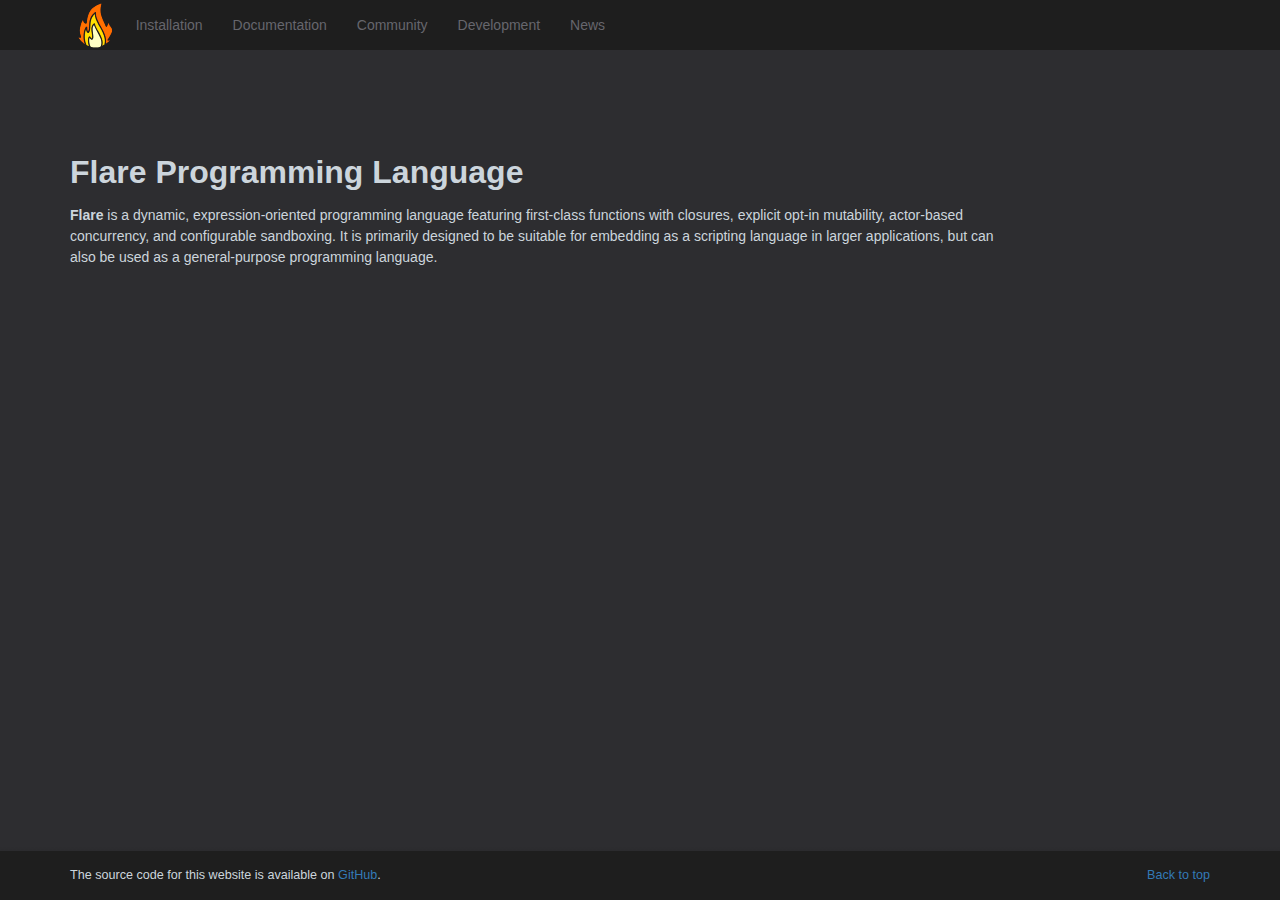
<file: index.html>
﻿<!DOCTYPE html>
<!--[if IE]><![endif]-->
<html>
  
  <head>
    <meta charset="utf-8">
    <meta http-equiv="X-UA-Compatible" content="IE=edge,chrome=1">
    <title>Home | Flare Programming Language </title>
    <meta name="viewport" content="width=device-width">
    <meta name="title" content="Home | Flare Programming Language ">
    <meta name="generator" content="docfx 2.56.4.0">
    
    <link rel="shortcut icon" href="images/favicon.png">
    <link rel="stylesheet" href="styles/docfx.vendor.css">
    <link rel="stylesheet" href="styles/docfx.css">
    <link rel="stylesheet" href="styles/main.css">
    <meta property="docfx:navrel" content="toc">
    <meta property="docfx:tocrel" content="toc">
    
    
    
  </head>
  <body data-spy="scroll" data-target="#affix" data-offset="120">
    <div id="wrapper">
      <header>
        
        <nav id="autocollapse" class="navbar navbar-inverse ng-scope" role="navigation">
          <div class="container">
            <div class="navbar-header">
              <button type="button" class="navbar-toggle" data-toggle="collapse" data-target="#navbar">
                <span class="sr-only">Toggle navigation</span>
                <span class="icon-bar"></span>
                <span class="icon-bar"></span>
                <span class="icon-bar"></span>
              </button>
              
              <a class="navbar-brand" href="index.html">
                <img id="logo" class="svg" src="images/logo.svg" alt="">
              </a>
            </div>
            <div class="collapse navbar-collapse" id="navbar">
              <form class="navbar-form navbar-right" role="search" id="search">
                <div class="form-group">
                  <input type="text" class="form-control" id="search-query" placeholder="Search" autocomplete="off">
                </div>
              </form>
                
                <ul class="nav level1 navbar-nav">
                      <li>
                          <a href="installation.html" title="Installation">Installation</a>
                      </li>
                      <li>
                          <a href="documentation.html" title="Documentation">Documentation</a>
                      </li>
                      <li>
                          <a href="community.html" title="Community">Community</a>
                      </li>
                      <li>
                          <a href="development.html" title="Development">Development</a>
                      </li>
                      <li>
                          <a href="news.html" title="News">News</a>
                      </li>
                </ul>    </div>
          </div>
        </nav>
      </header>
      <div role="main" class="container body-content hide-when-search">
        <div class="article row grid">
          <div class="col-md-10">
            <article class="content wrap" id="_content" data-uid="">
<h1 id="flare-programming-language">Flare Programming Language</h1>

<p><strong>Flare</strong> is a dynamic, expression-oriented programming language featuring
first-class functions with closures, explicit opt-in mutability, actor-based
concurrency, and configurable sandboxing. It is primarily designed to be
suitable for embedding as a scripting language in larger applications, but can
also be used as a general-purpose programming language.</p>
</article>
          </div>
          
          <div class="hidden-sm col-md-2" role="complementary">
            <div class="sideaffix">
              <nav class="bs-docs-sidebar hidden-print hidden-xs hidden-sm affix" id="affix">
                <h5>In This Article</h5>
                <div></div>
              </nav>
            </div>
          </div>
        </div>
      </div>
      
      <footer>
        <div class="grad-bottom"></div>
        <div class="footer">
          <div class="container">
            <span class="pull-right">
              <a href="#top">Back to top</a>
            </span>
            The source code for this website is available on <a href="https://github.com/flare-lang/flare-lang.github.io">GitHub</a>.
            
          </div>
        </div>
      </footer>
    </div>
    
    <script type="text/javascript" src="styles/docfx.vendor.js"></script>
    <script type="text/javascript" src="styles/docfx.js"></script>
    <script type="text/javascript" src="styles/main.js"></script>
  </body>
</html>
</file>
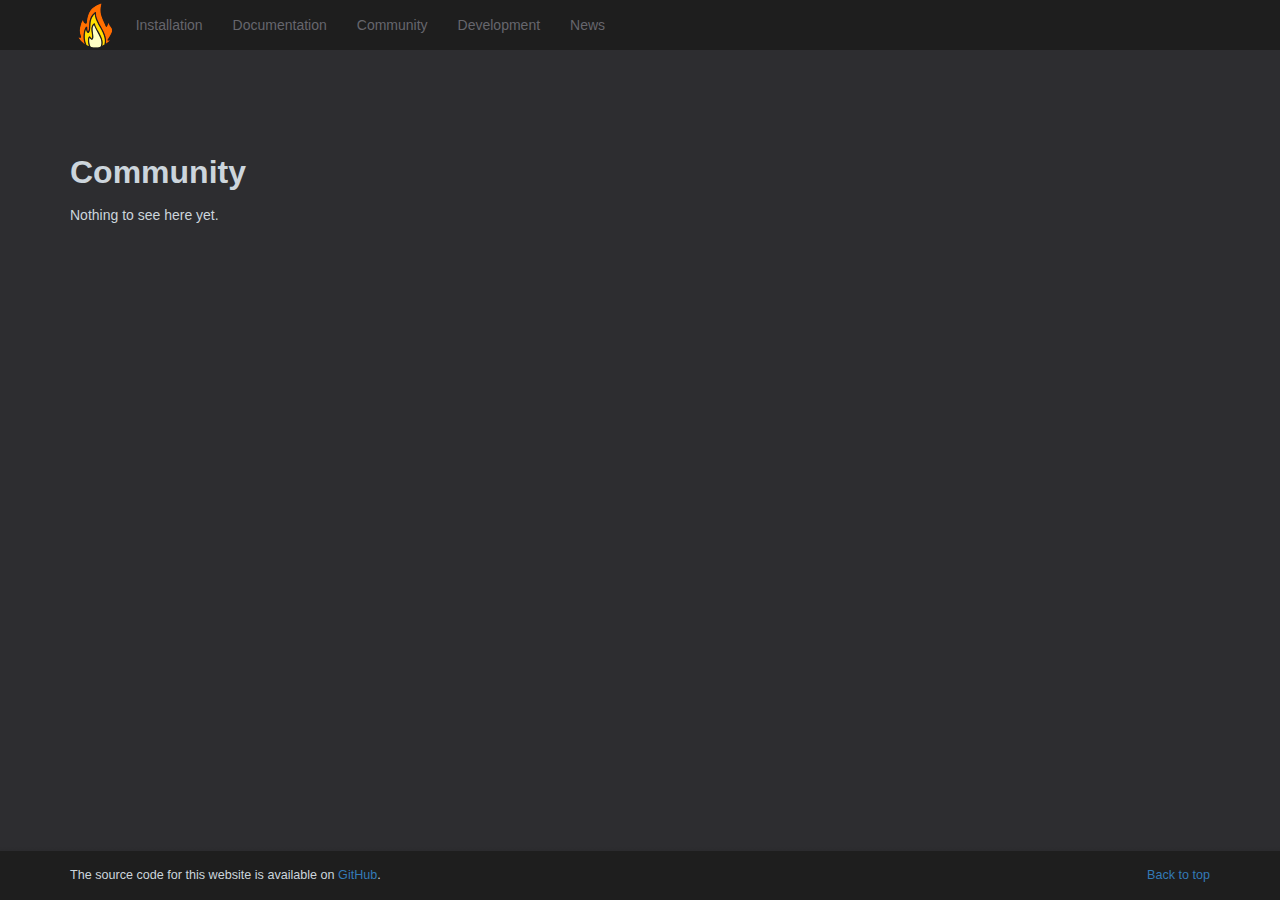
<file: community.html>
﻿<!DOCTYPE html>
<!--[if IE]><![endif]-->
<html>
  
  <head>
    <meta charset="utf-8">
    <meta http-equiv="X-UA-Compatible" content="IE=edge,chrome=1">
    <title>Community | Flare Programming Language </title>
    <meta name="viewport" content="width=device-width">
    <meta name="title" content="Community | Flare Programming Language ">
    <meta name="generator" content="docfx 2.56.4.0">
    
    <link rel="shortcut icon" href="images/favicon.png">
    <link rel="stylesheet" href="styles/docfx.vendor.css">
    <link rel="stylesheet" href="styles/docfx.css">
    <link rel="stylesheet" href="styles/main.css">
    <meta property="docfx:navrel" content="toc">
    <meta property="docfx:tocrel" content="toc">
    
    
    
  </head>
  <body data-spy="scroll" data-target="#affix" data-offset="120">
    <div id="wrapper">
      <header>
        
        <nav id="autocollapse" class="navbar navbar-inverse ng-scope" role="navigation">
          <div class="container">
            <div class="navbar-header">
              <button type="button" class="navbar-toggle" data-toggle="collapse" data-target="#navbar">
                <span class="sr-only">Toggle navigation</span>
                <span class="icon-bar"></span>
                <span class="icon-bar"></span>
                <span class="icon-bar"></span>
              </button>
              
              <a class="navbar-brand" href="index.html">
                <img id="logo" class="svg" src="images/logo.svg" alt="">
              </a>
            </div>
            <div class="collapse navbar-collapse" id="navbar">
              <form class="navbar-form navbar-right" role="search" id="search">
                <div class="form-group">
                  <input type="text" class="form-control" id="search-query" placeholder="Search" autocomplete="off">
                </div>
              </form>
                
                <ul class="nav level1 navbar-nav">
                      <li>
                          <a href="installation.html" title="Installation">Installation</a>
                      </li>
                      <li>
                          <a href="documentation.html" title="Documentation">Documentation</a>
                      </li>
                      <li>
                          <a href="community.html" title="Community">Community</a>
                      </li>
                      <li>
                          <a href="development.html" title="Development">Development</a>
                      </li>
                      <li>
                          <a href="news.html" title="News">News</a>
                      </li>
                </ul>    </div>
          </div>
        </nav>
      </header>
      <div role="main" class="container body-content hide-when-search">
        <div class="article row grid">
          <div class="col-md-10">
            <article class="content wrap" id="_content" data-uid="">
<h1 id="community">Community</h1>

<p>Nothing to see here yet.</p>
</article>
          </div>
          
          <div class="hidden-sm col-md-2" role="complementary">
            <div class="sideaffix">
              <nav class="bs-docs-sidebar hidden-print hidden-xs hidden-sm affix" id="affix">
                <h5>In This Article</h5>
                <div></div>
              </nav>
            </div>
          </div>
        </div>
      </div>
      
      <footer>
        <div class="grad-bottom"></div>
        <div class="footer">
          <div class="container">
            <span class="pull-right">
              <a href="#top">Back to top</a>
            </span>
            The source code for this website is available on <a href="https://github.com/flare-lang/flare-lang.github.io">GitHub</a>.
            
          </div>
        </div>
      </footer>
    </div>
    
    <script type="text/javascript" src="styles/docfx.vendor.js"></script>
    <script type="text/javascript" src="styles/docfx.js"></script>
    <script type="text/javascript" src="styles/main.js"></script>
  </body>
</html>
</file>
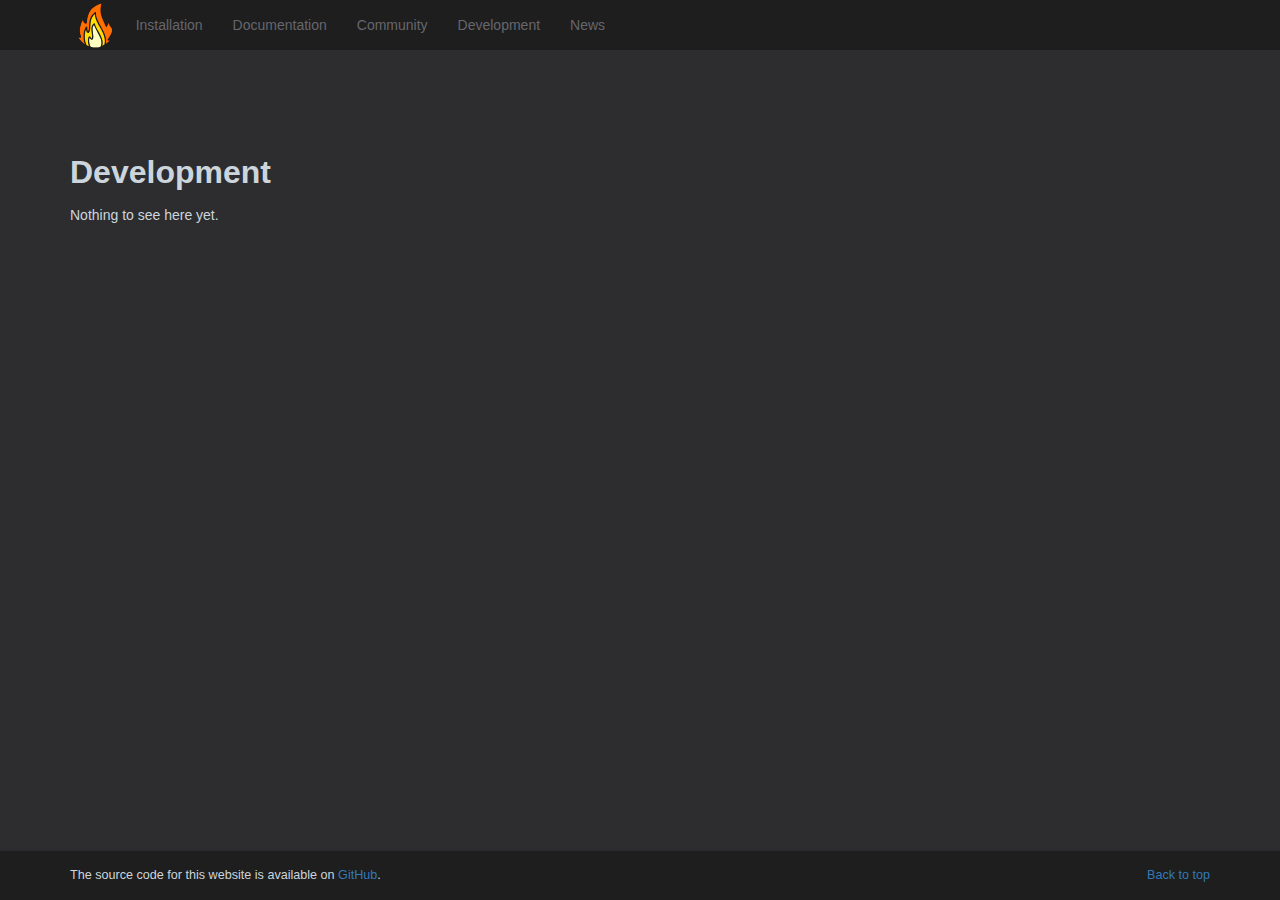
<file: development.html>
﻿<!DOCTYPE html>
<!--[if IE]><![endif]-->
<html>
  
  <head>
    <meta charset="utf-8">
    <meta http-equiv="X-UA-Compatible" content="IE=edge,chrome=1">
    <title>Development | Flare Programming Language </title>
    <meta name="viewport" content="width=device-width">
    <meta name="title" content="Development | Flare Programming Language ">
    <meta name="generator" content="docfx 2.56.4.0">
    
    <link rel="shortcut icon" href="images/favicon.png">
    <link rel="stylesheet" href="styles/docfx.vendor.css">
    <link rel="stylesheet" href="styles/docfx.css">
    <link rel="stylesheet" href="styles/main.css">
    <meta property="docfx:navrel" content="toc">
    <meta property="docfx:tocrel" content="toc">
    
    
    
  </head>
  <body data-spy="scroll" data-target="#affix" data-offset="120">
    <div id="wrapper">
      <header>
        
        <nav id="autocollapse" class="navbar navbar-inverse ng-scope" role="navigation">
          <div class="container">
            <div class="navbar-header">
              <button type="button" class="navbar-toggle" data-toggle="collapse" data-target="#navbar">
                <span class="sr-only">Toggle navigation</span>
                <span class="icon-bar"></span>
                <span class="icon-bar"></span>
                <span class="icon-bar"></span>
              </button>
              
              <a class="navbar-brand" href="index.html">
                <img id="logo" class="svg" src="images/logo.svg" alt="">
              </a>
            </div>
            <div class="collapse navbar-collapse" id="navbar">
              <form class="navbar-form navbar-right" role="search" id="search">
                <div class="form-group">
                  <input type="text" class="form-control" id="search-query" placeholder="Search" autocomplete="off">
                </div>
              </form>
                
                <ul class="nav level1 navbar-nav">
                      <li>
                          <a href="installation.html" title="Installation">Installation</a>
                      </li>
                      <li>
                          <a href="documentation.html" title="Documentation">Documentation</a>
                      </li>
                      <li>
                          <a href="community.html" title="Community">Community</a>
                      </li>
                      <li>
                          <a href="development.html" title="Development">Development</a>
                      </li>
                      <li>
                          <a href="news.html" title="News">News</a>
                      </li>
                </ul>    </div>
          </div>
        </nav>
      </header>
      <div role="main" class="container body-content hide-when-search">
        <div class="article row grid">
          <div class="col-md-10">
            <article class="content wrap" id="_content" data-uid="">
<h1 id="development">Development</h1>

<p>Nothing to see here yet.</p>
</article>
          </div>
          
          <div class="hidden-sm col-md-2" role="complementary">
            <div class="sideaffix">
              <nav class="bs-docs-sidebar hidden-print hidden-xs hidden-sm affix" id="affix">
                <h5>In This Article</h5>
                <div></div>
              </nav>
            </div>
          </div>
        </div>
      </div>
      
      <footer>
        <div class="grad-bottom"></div>
        <div class="footer">
          <div class="container">
            <span class="pull-right">
              <a href="#top">Back to top</a>
            </span>
            The source code for this website is available on <a href="https://github.com/flare-lang/flare-lang.github.io">GitHub</a>.
            
          </div>
        </div>
      </footer>
    </div>
    
    <script type="text/javascript" src="styles/docfx.vendor.js"></script>
    <script type="text/javascript" src="styles/docfx.js"></script>
    <script type="text/javascript" src="styles/main.js"></script>
  </body>
</html>
</file>
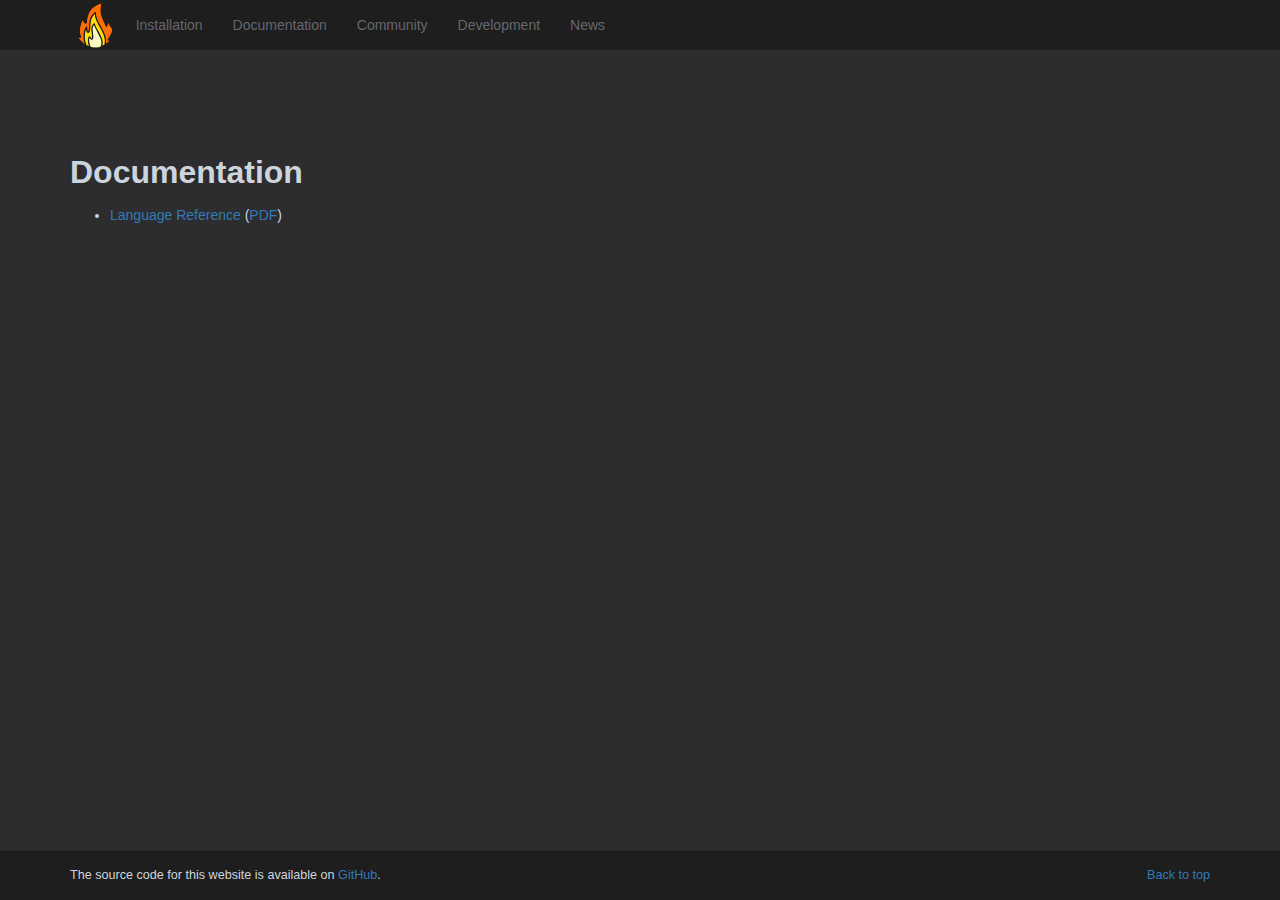
<file: documentation.html>
﻿<!DOCTYPE html>
<!--[if IE]><![endif]-->
<html>
  
  <head>
    <meta charset="utf-8">
    <meta http-equiv="X-UA-Compatible" content="IE=edge,chrome=1">
    <title>Documentation | Flare Programming Language </title>
    <meta name="viewport" content="width=device-width">
    <meta name="title" content="Documentation | Flare Programming Language ">
    <meta name="generator" content="docfx 2.56.4.0">
    
    <link rel="shortcut icon" href="images/favicon.png">
    <link rel="stylesheet" href="styles/docfx.vendor.css">
    <link rel="stylesheet" href="styles/docfx.css">
    <link rel="stylesheet" href="styles/main.css">
    <meta property="docfx:navrel" content="toc">
    <meta property="docfx:tocrel" content="toc">
    
    
    
  </head>
  <body data-spy="scroll" data-target="#affix" data-offset="120">
    <div id="wrapper">
      <header>
        
        <nav id="autocollapse" class="navbar navbar-inverse ng-scope" role="navigation">
          <div class="container">
            <div class="navbar-header">
              <button type="button" class="navbar-toggle" data-toggle="collapse" data-target="#navbar">
                <span class="sr-only">Toggle navigation</span>
                <span class="icon-bar"></span>
                <span class="icon-bar"></span>
                <span class="icon-bar"></span>
              </button>
              
              <a class="navbar-brand" href="index.html">
                <img id="logo" class="svg" src="images/logo.svg" alt="">
              </a>
            </div>
            <div class="collapse navbar-collapse" id="navbar">
              <form class="navbar-form navbar-right" role="search" id="search">
                <div class="form-group">
                  <input type="text" class="form-control" id="search-query" placeholder="Search" autocomplete="off">
                </div>
              </form>
                
                <ul class="nav level1 navbar-nav">
                      <li>
                          <a href="installation.html" title="Installation">Installation</a>
                      </li>
                      <li>
                          <a href="documentation.html" title="Documentation">Documentation</a>
                      </li>
                      <li>
                          <a href="community.html" title="Community">Community</a>
                      </li>
                      <li>
                          <a href="development.html" title="Development">Development</a>
                      </li>
                      <li>
                          <a href="news.html" title="News">News</a>
                      </li>
                </ul>    </div>
          </div>
        </nav>
      </header>
      <div role="main" class="container body-content hide-when-search">
        <div class="article row grid">
          <div class="col-md-10">
            <article class="content wrap" id="_content" data-uid="">
<h1 id="documentation">Documentation</h1>

<ul>
<li><a href="language-reference.html">Language Reference</a> (<a href="flare.pdf">PDF</a>)</li>
</ul>
</article>
          </div>
          
          <div class="hidden-sm col-md-2" role="complementary">
            <div class="sideaffix">
              <nav class="bs-docs-sidebar hidden-print hidden-xs hidden-sm affix" id="affix">
                <h5>In This Article</h5>
                <div></div>
              </nav>
            </div>
          </div>
        </div>
      </div>
      
      <footer>
        <div class="grad-bottom"></div>
        <div class="footer">
          <div class="container">
            <span class="pull-right">
              <a href="#top">Back to top</a>
            </span>
            The source code for this website is available on <a href="https://github.com/flare-lang/flare-lang.github.io">GitHub</a>.
            
          </div>
        </div>
      </footer>
    </div>
    
    <script type="text/javascript" src="styles/docfx.vendor.js"></script>
    <script type="text/javascript" src="styles/docfx.js"></script>
    <script type="text/javascript" src="styles/main.js"></script>
  </body>
</html>
</file>
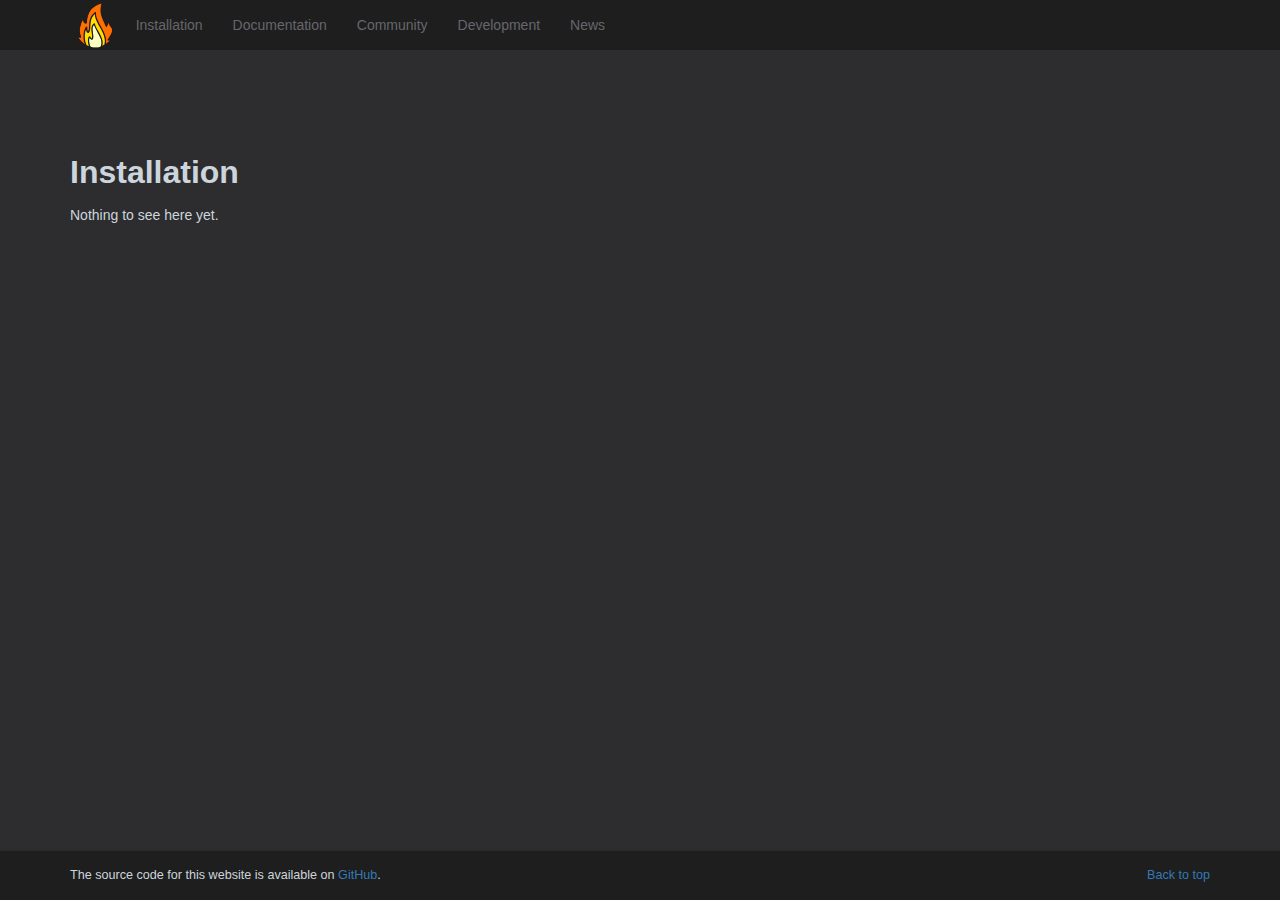
<file: installation.html>
﻿<!DOCTYPE html>
<!--[if IE]><![endif]-->
<html>
  
  <head>
    <meta charset="utf-8">
    <meta http-equiv="X-UA-Compatible" content="IE=edge,chrome=1">
    <title>Installation | Flare Programming Language </title>
    <meta name="viewport" content="width=device-width">
    <meta name="title" content="Installation | Flare Programming Language ">
    <meta name="generator" content="docfx 2.56.4.0">
    
    <link rel="shortcut icon" href="images/favicon.png">
    <link rel="stylesheet" href="styles/docfx.vendor.css">
    <link rel="stylesheet" href="styles/docfx.css">
    <link rel="stylesheet" href="styles/main.css">
    <meta property="docfx:navrel" content="toc">
    <meta property="docfx:tocrel" content="toc">
    
    
    
  </head>
  <body data-spy="scroll" data-target="#affix" data-offset="120">
    <div id="wrapper">
      <header>
        
        <nav id="autocollapse" class="navbar navbar-inverse ng-scope" role="navigation">
          <div class="container">
            <div class="navbar-header">
              <button type="button" class="navbar-toggle" data-toggle="collapse" data-target="#navbar">
                <span class="sr-only">Toggle navigation</span>
                <span class="icon-bar"></span>
                <span class="icon-bar"></span>
                <span class="icon-bar"></span>
              </button>
              
              <a class="navbar-brand" href="index.html">
                <img id="logo" class="svg" src="images/logo.svg" alt="">
              </a>
            </div>
            <div class="collapse navbar-collapse" id="navbar">
              <form class="navbar-form navbar-right" role="search" id="search">
                <div class="form-group">
                  <input type="text" class="form-control" id="search-query" placeholder="Search" autocomplete="off">
                </div>
              </form>
                
                <ul class="nav level1 navbar-nav">
                      <li>
                          <a href="installation.html" title="Installation">Installation</a>
                      </li>
                      <li>
                          <a href="documentation.html" title="Documentation">Documentation</a>
                      </li>
                      <li>
                          <a href="community.html" title="Community">Community</a>
                      </li>
                      <li>
                          <a href="development.html" title="Development">Development</a>
                      </li>
                      <li>
                          <a href="news.html" title="News">News</a>
                      </li>
                </ul>    </div>
          </div>
        </nav>
      </header>
      <div role="main" class="container body-content hide-when-search">
        <div class="article row grid">
          <div class="col-md-10">
            <article class="content wrap" id="_content" data-uid="">
<h1 id="installation">Installation</h1>

<p>Nothing to see here yet.</p>
</article>
          </div>
          
          <div class="hidden-sm col-md-2" role="complementary">
            <div class="sideaffix">
              <nav class="bs-docs-sidebar hidden-print hidden-xs hidden-sm affix" id="affix">
                <h5>In This Article</h5>
                <div></div>
              </nav>
            </div>
          </div>
        </div>
      </div>
      
      <footer>
        <div class="grad-bottom"></div>
        <div class="footer">
          <div class="container">
            <span class="pull-right">
              <a href="#top">Back to top</a>
            </span>
            The source code for this website is available on <a href="https://github.com/flare-lang/flare-lang.github.io">GitHub</a>.
            
          </div>
        </div>
      </footer>
    </div>
    
    <script type="text/javascript" src="styles/docfx.vendor.js"></script>
    <script type="text/javascript" src="styles/docfx.js"></script>
    <script type="text/javascript" src="styles/main.js"></script>
  </body>
</html>
</file>
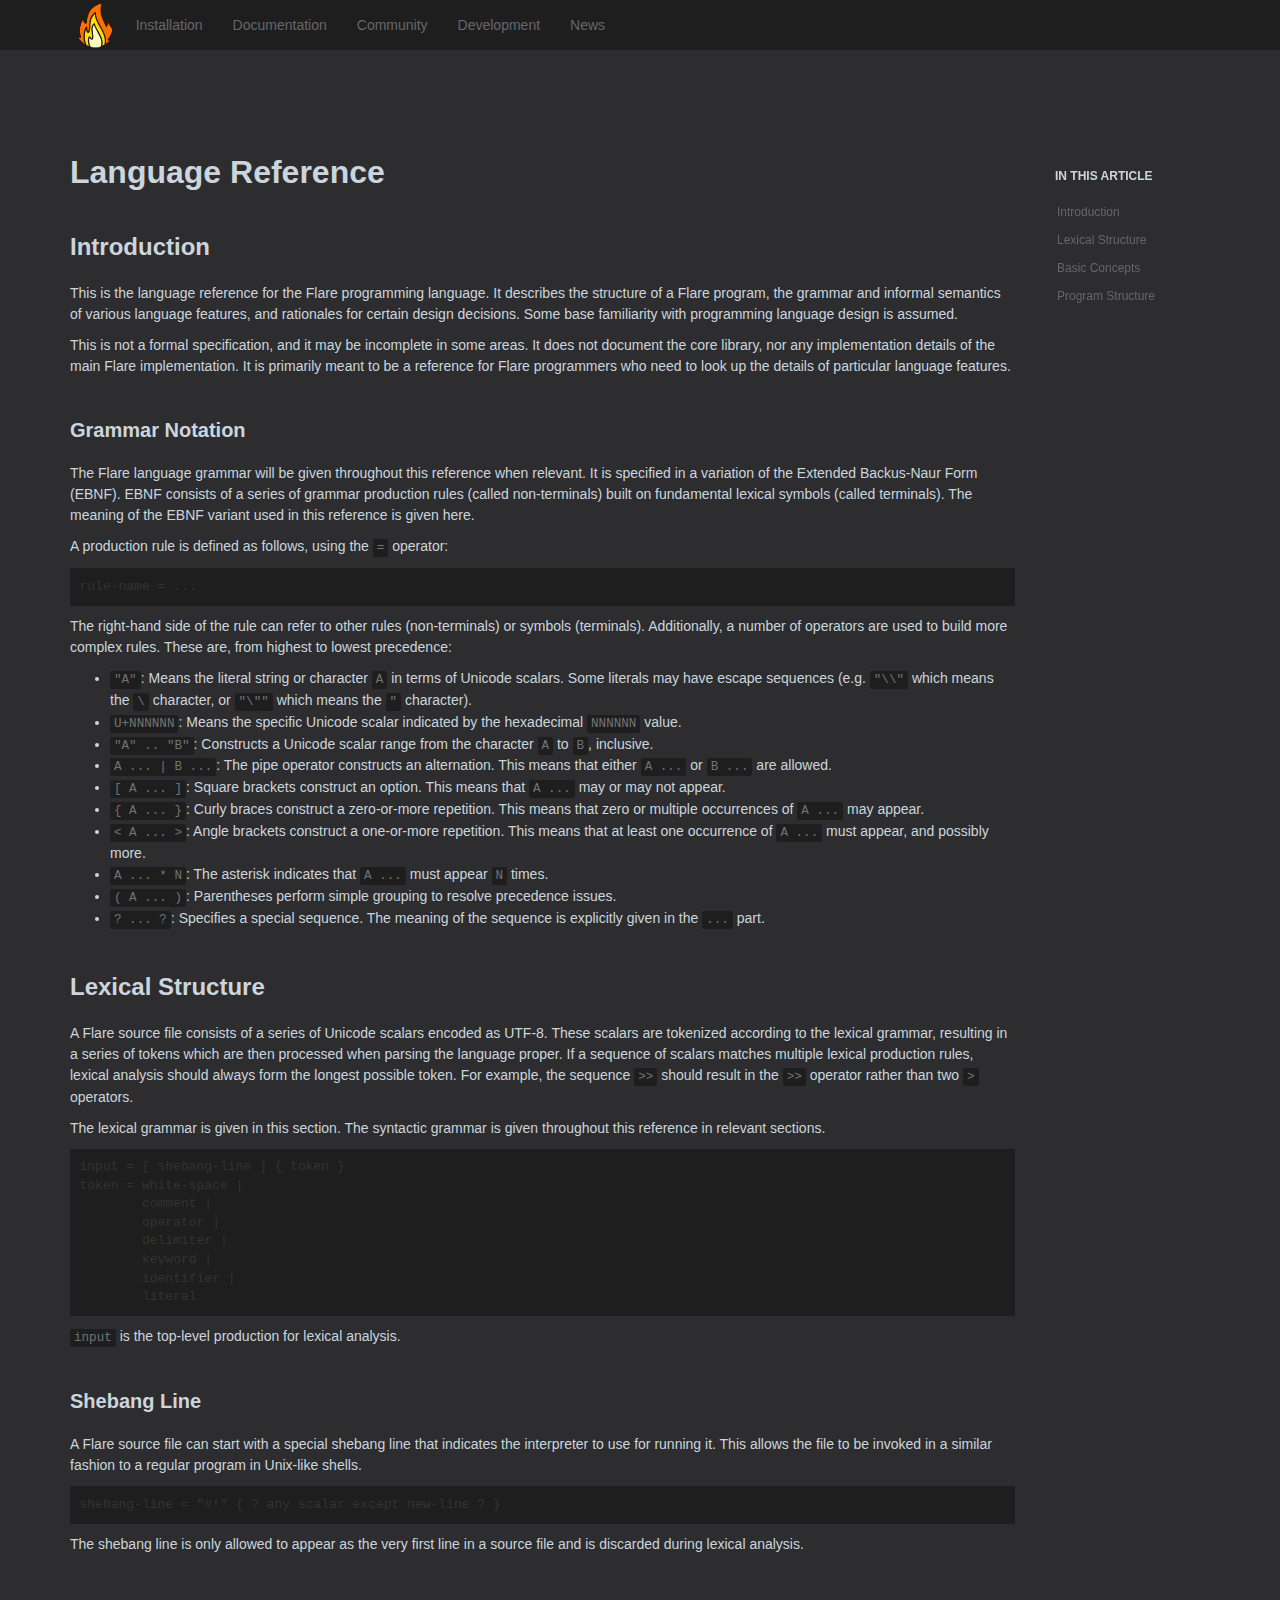
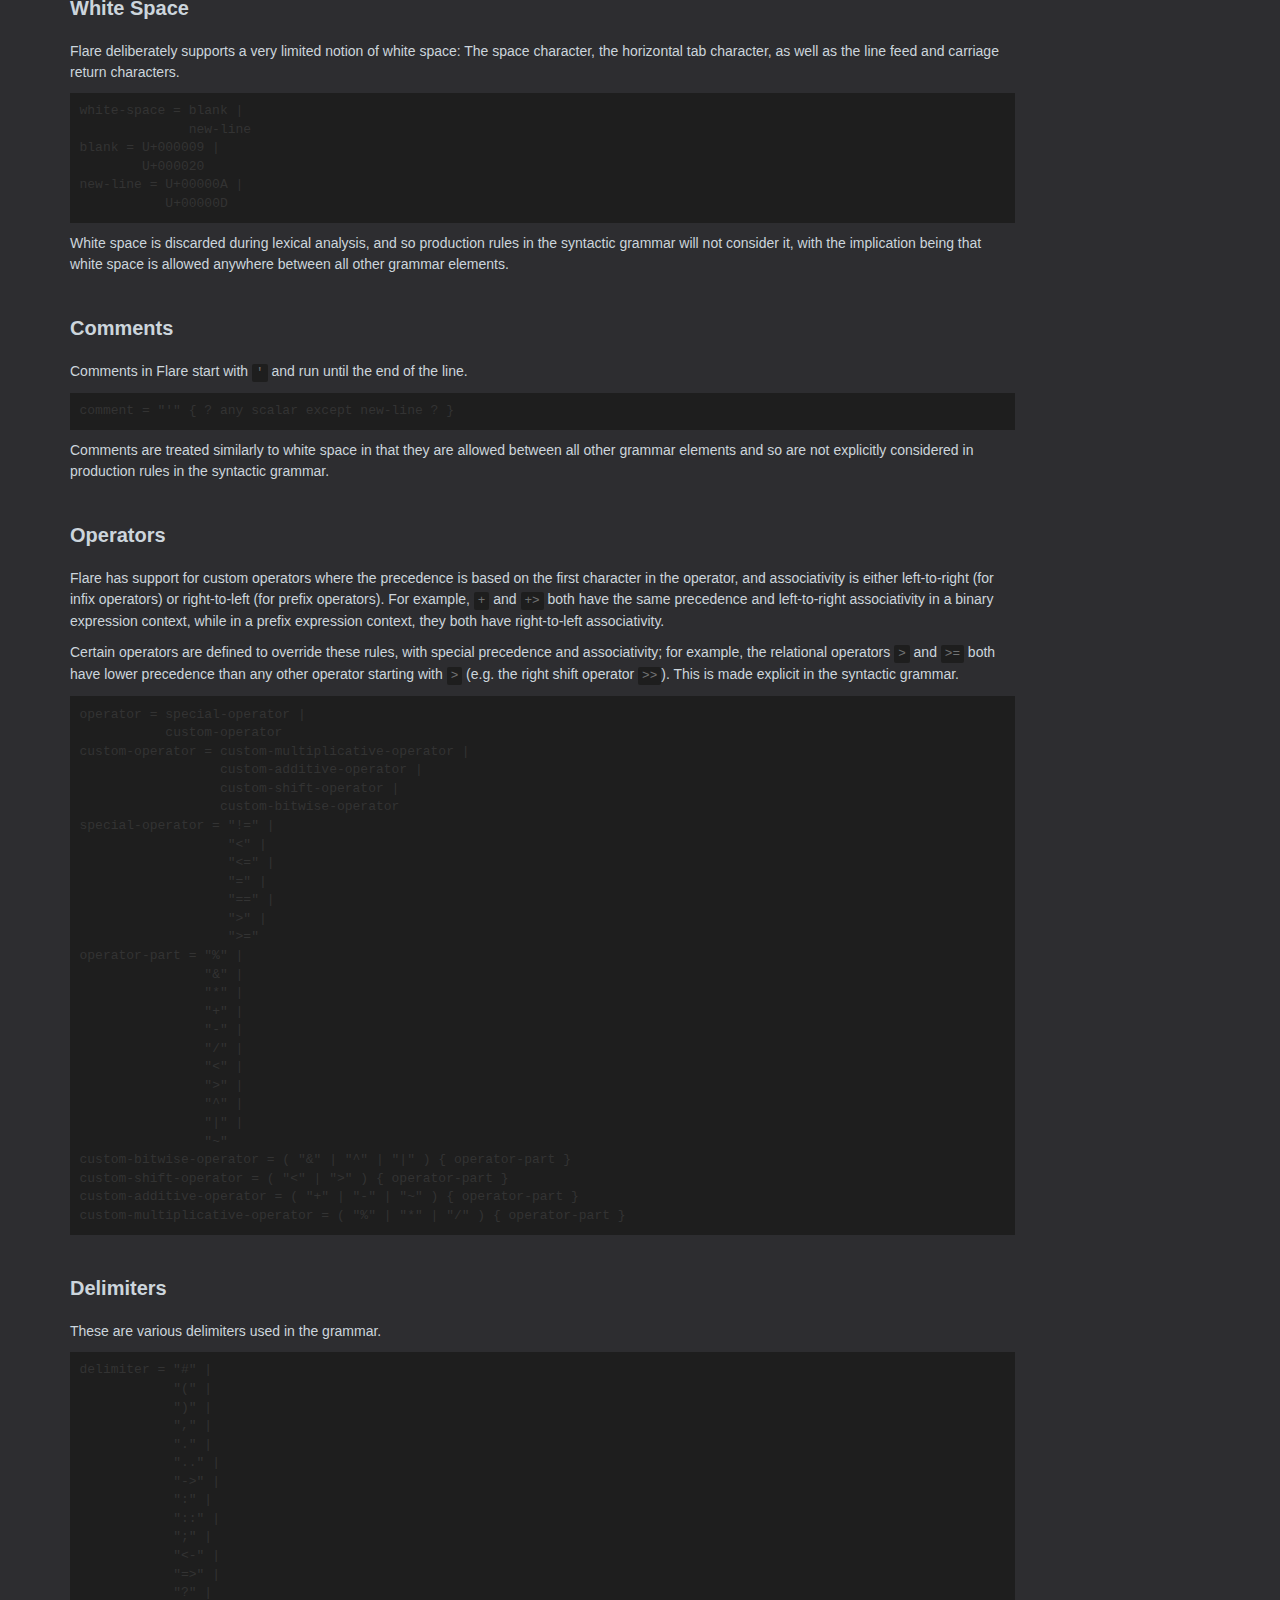
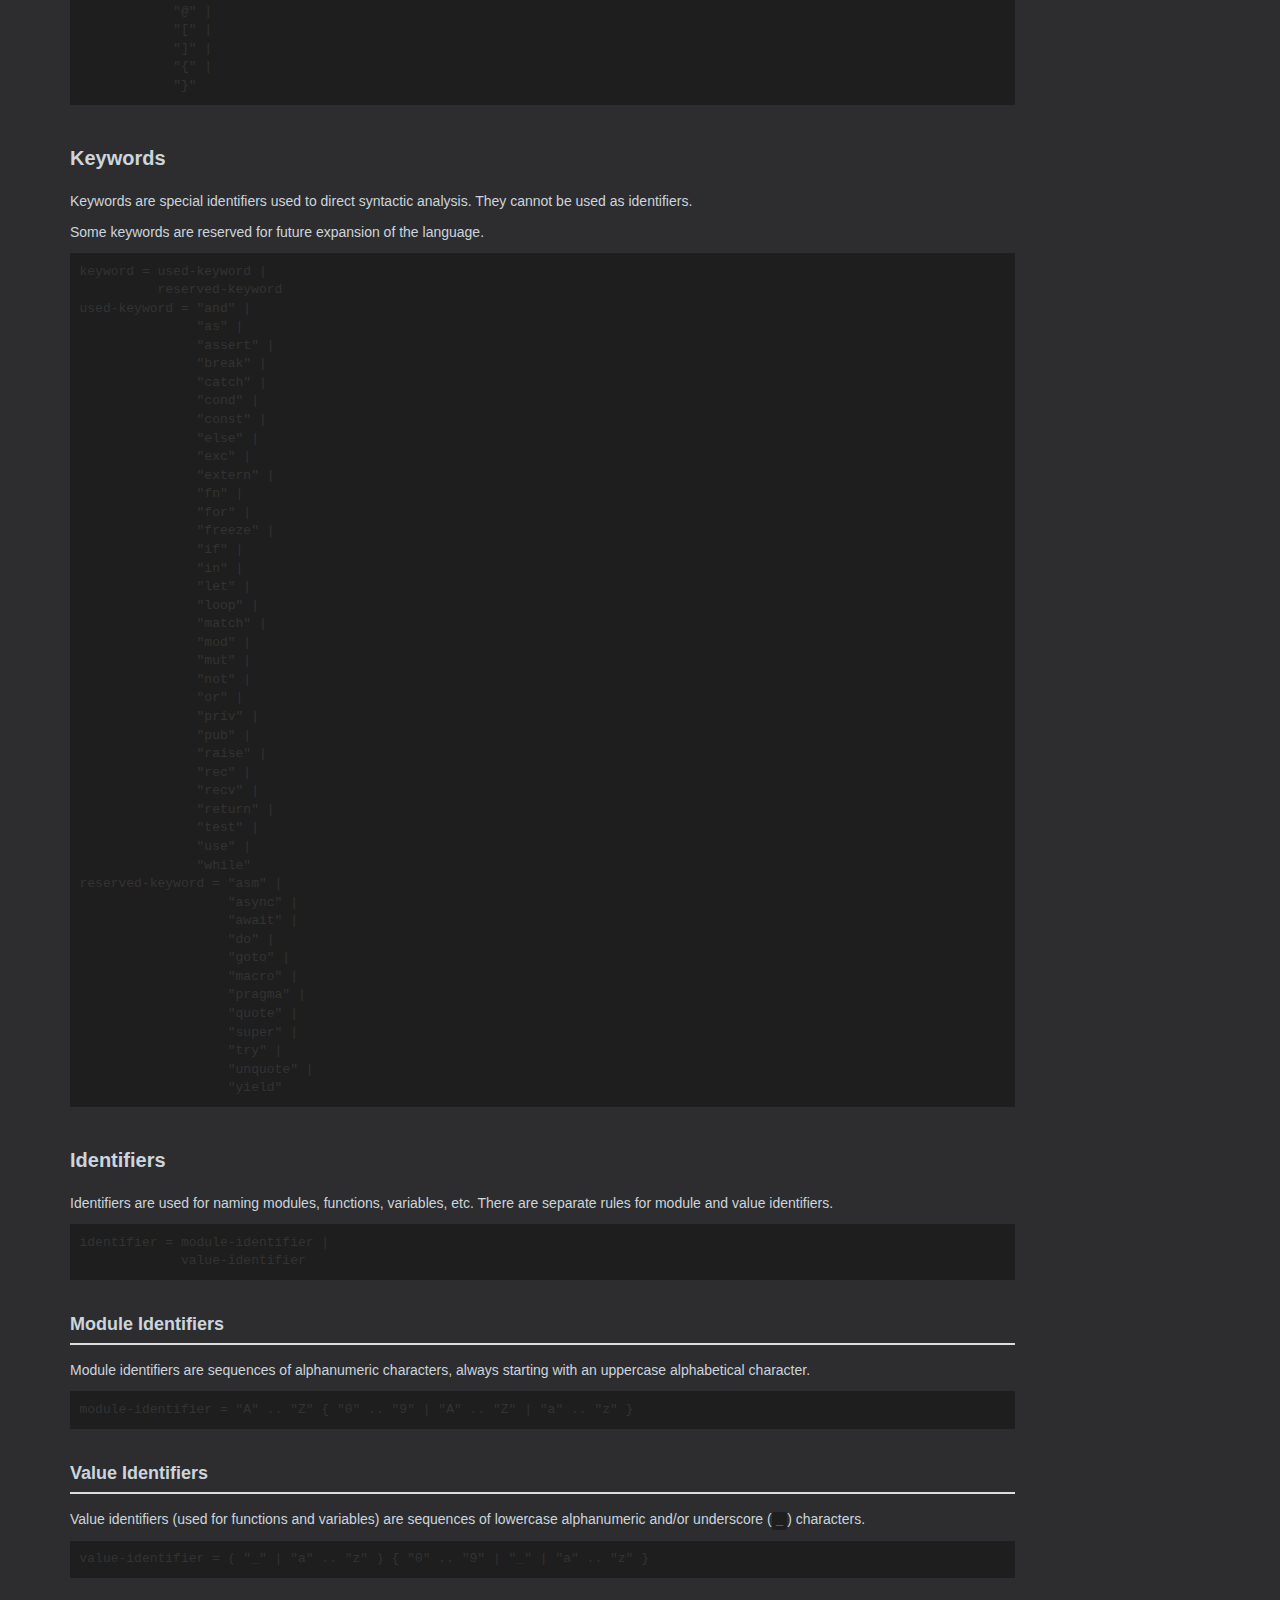
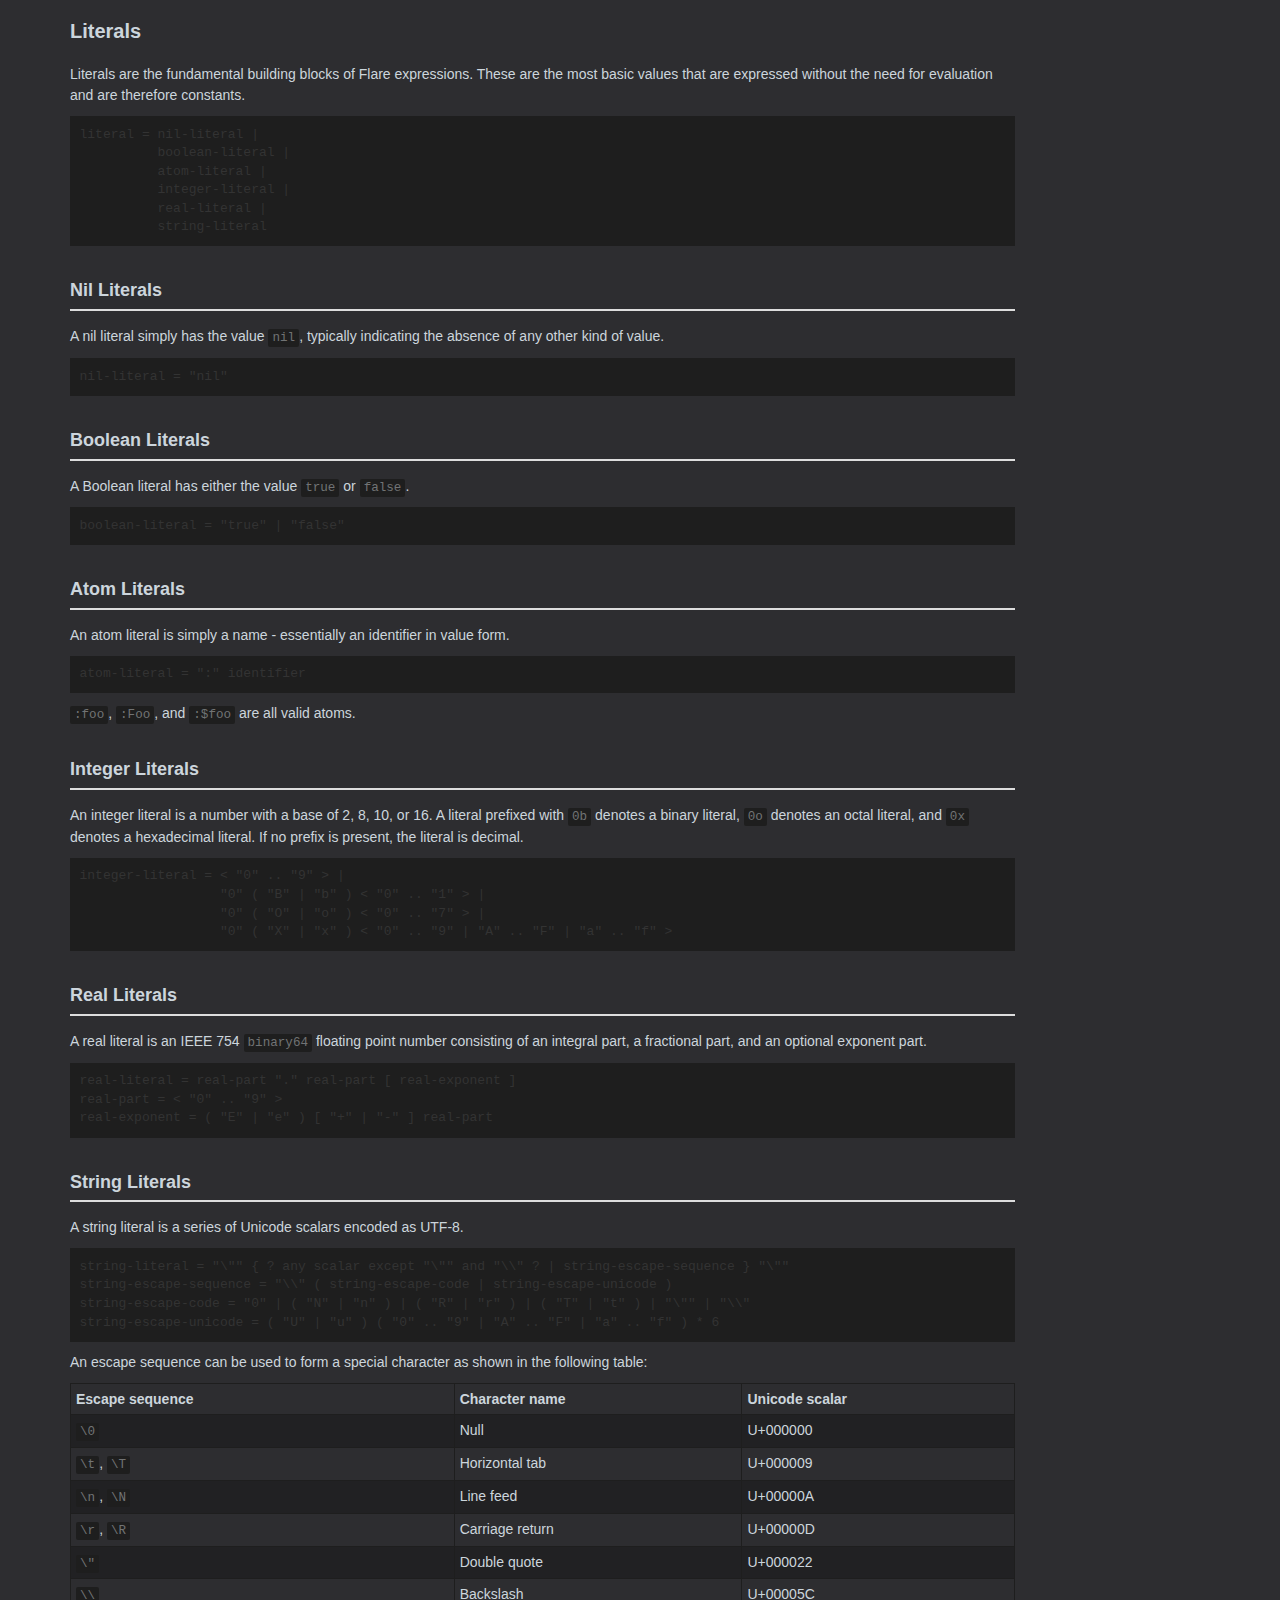
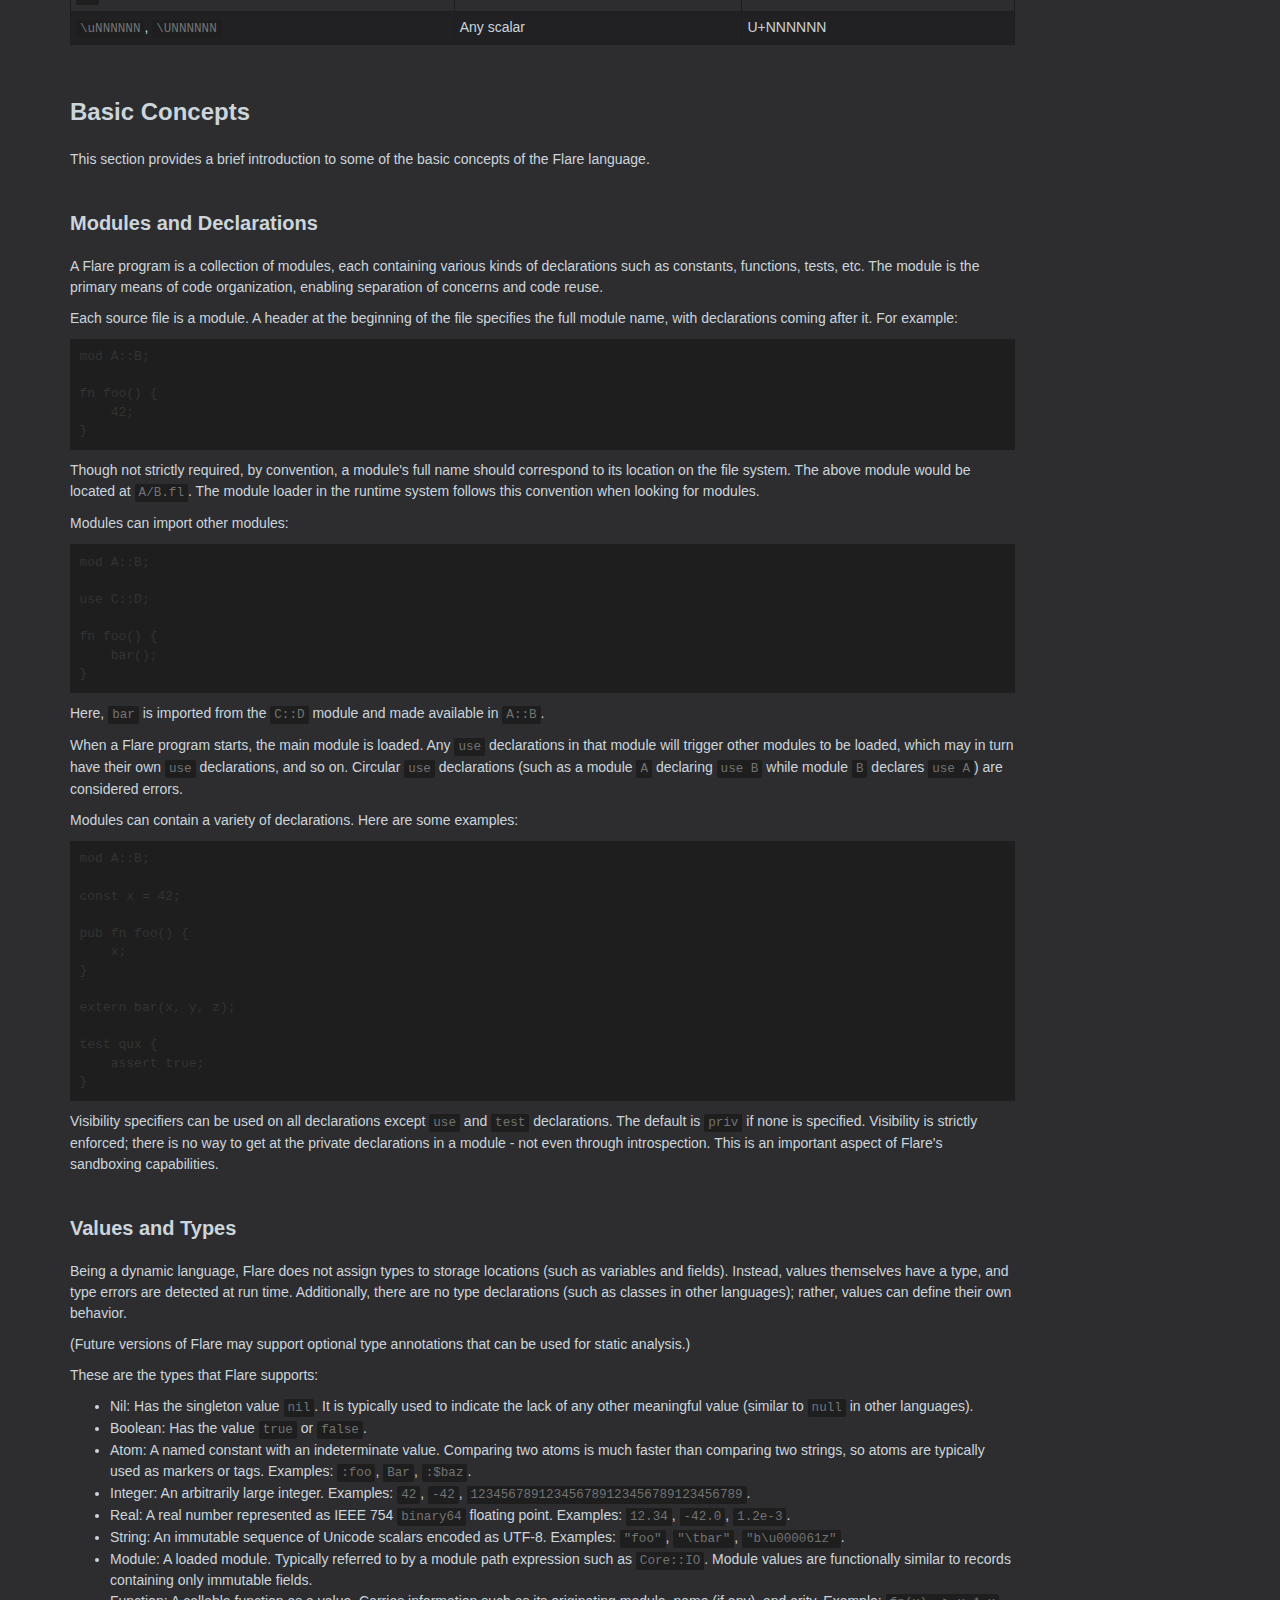
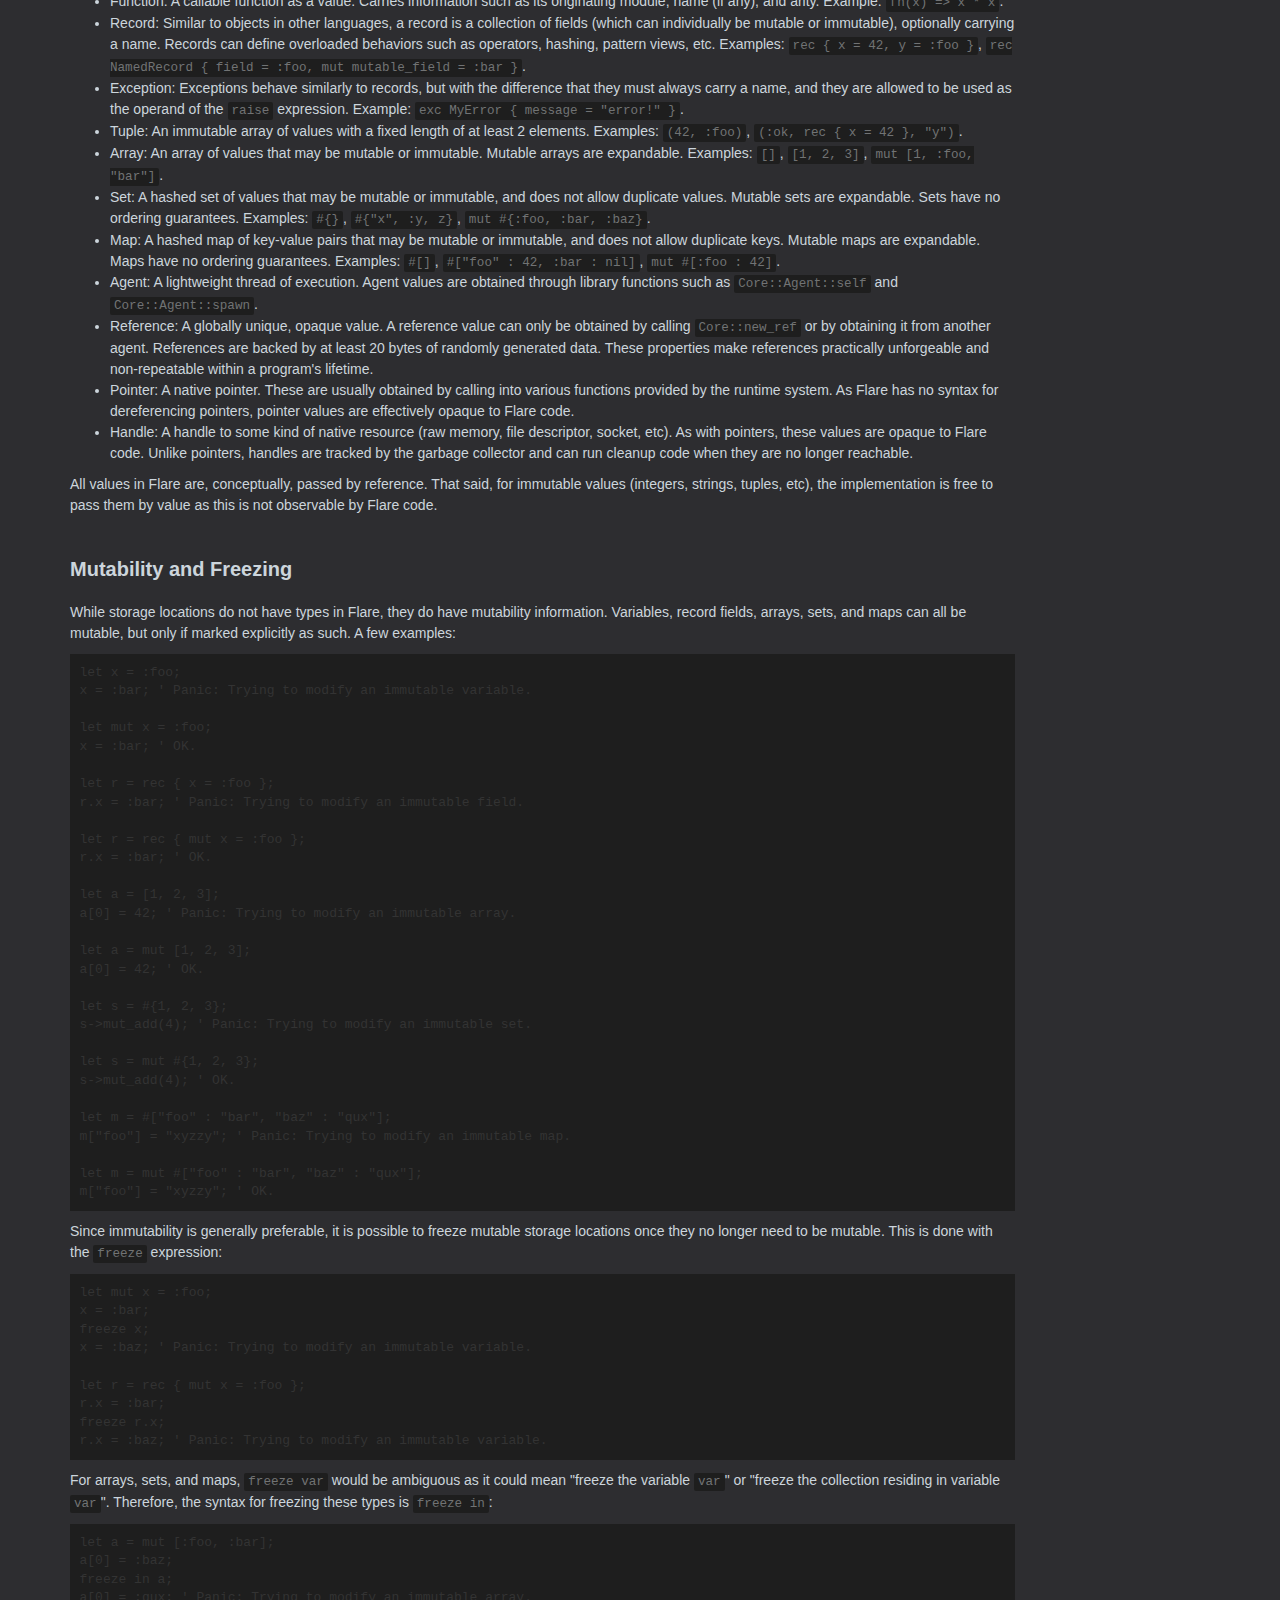
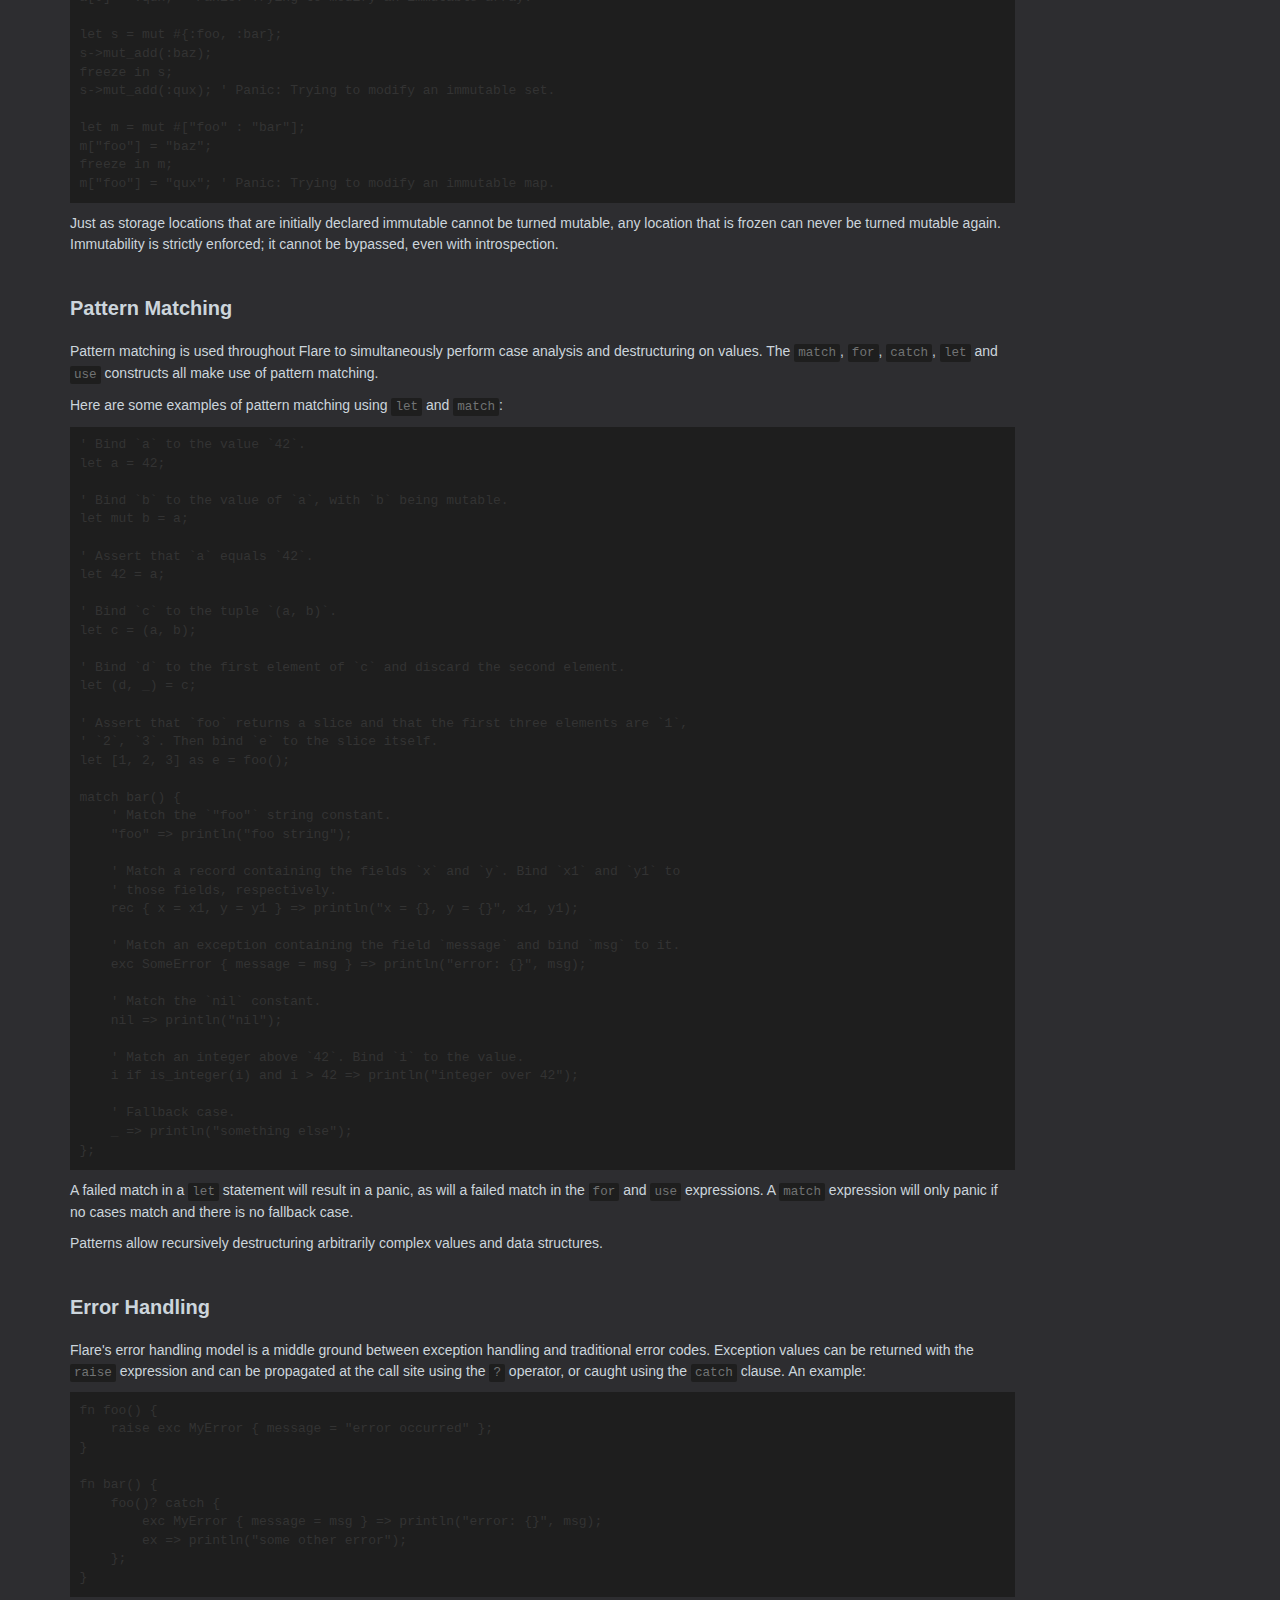
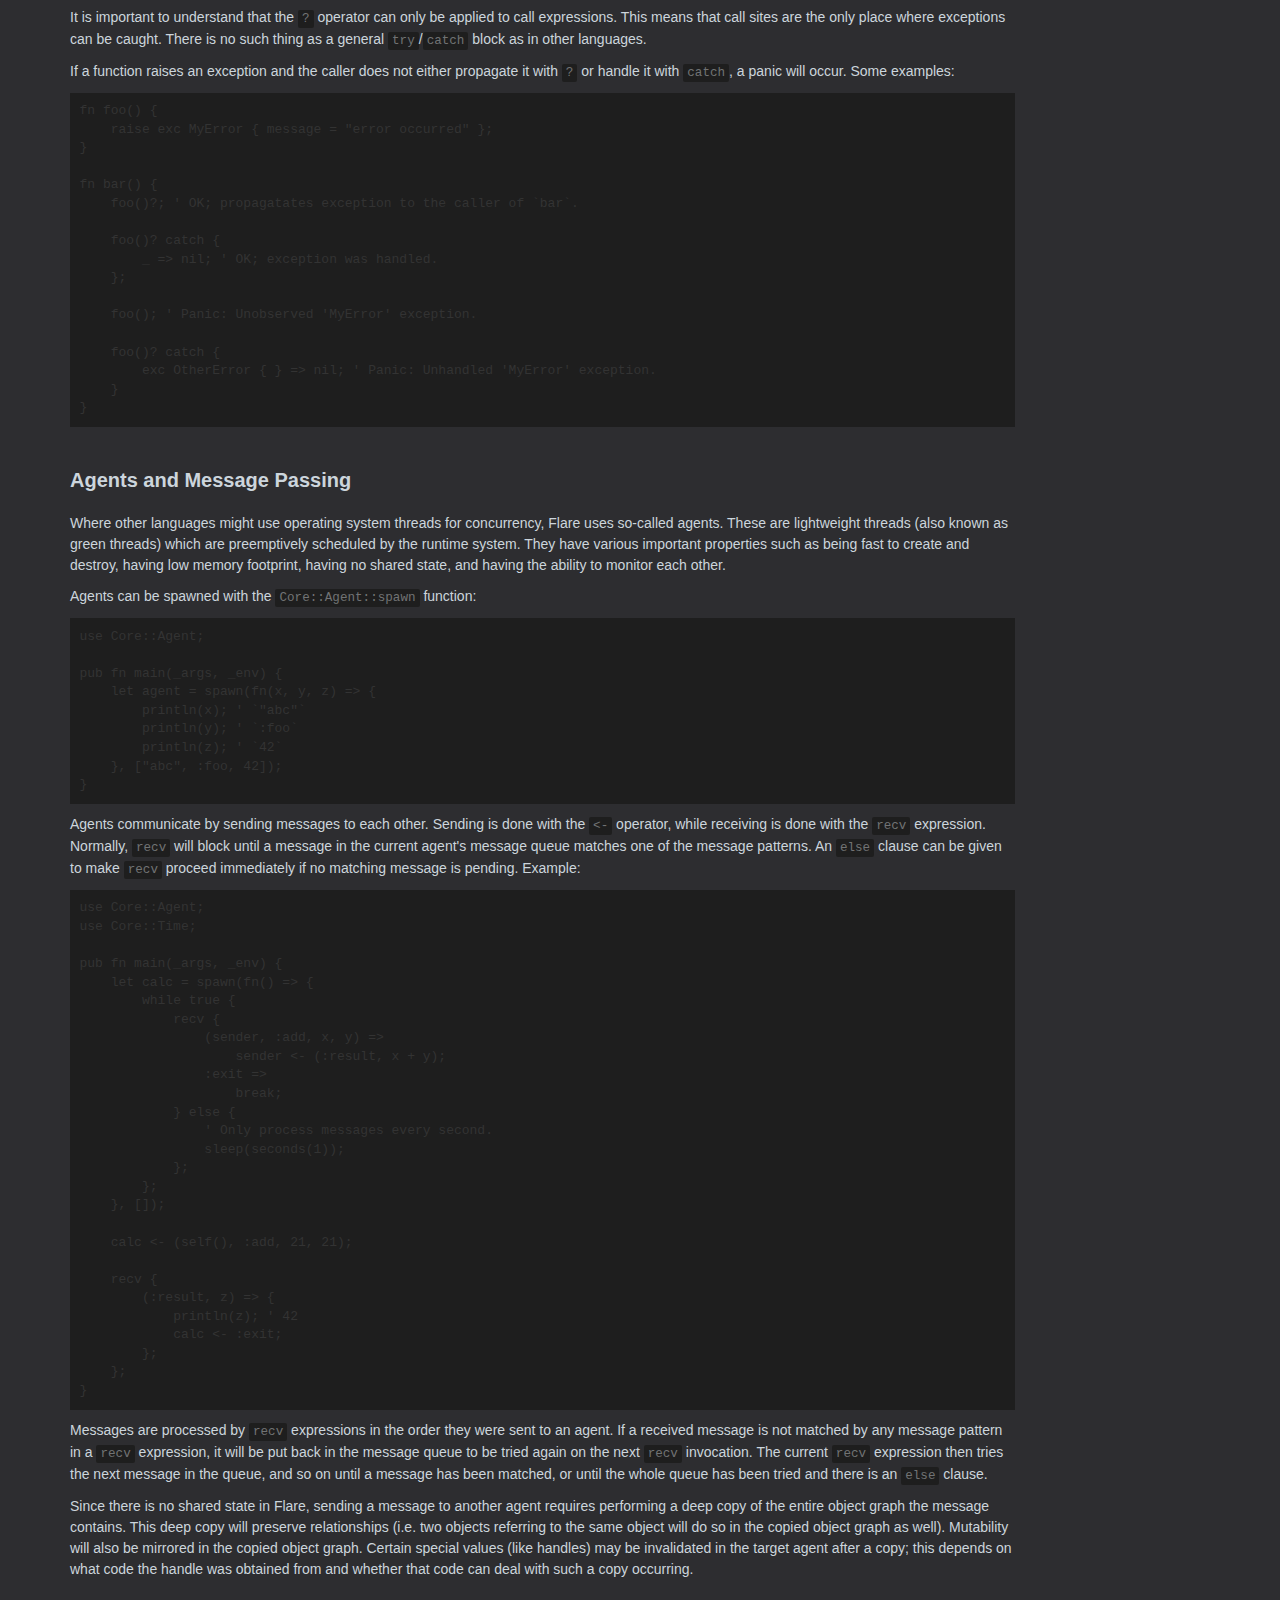
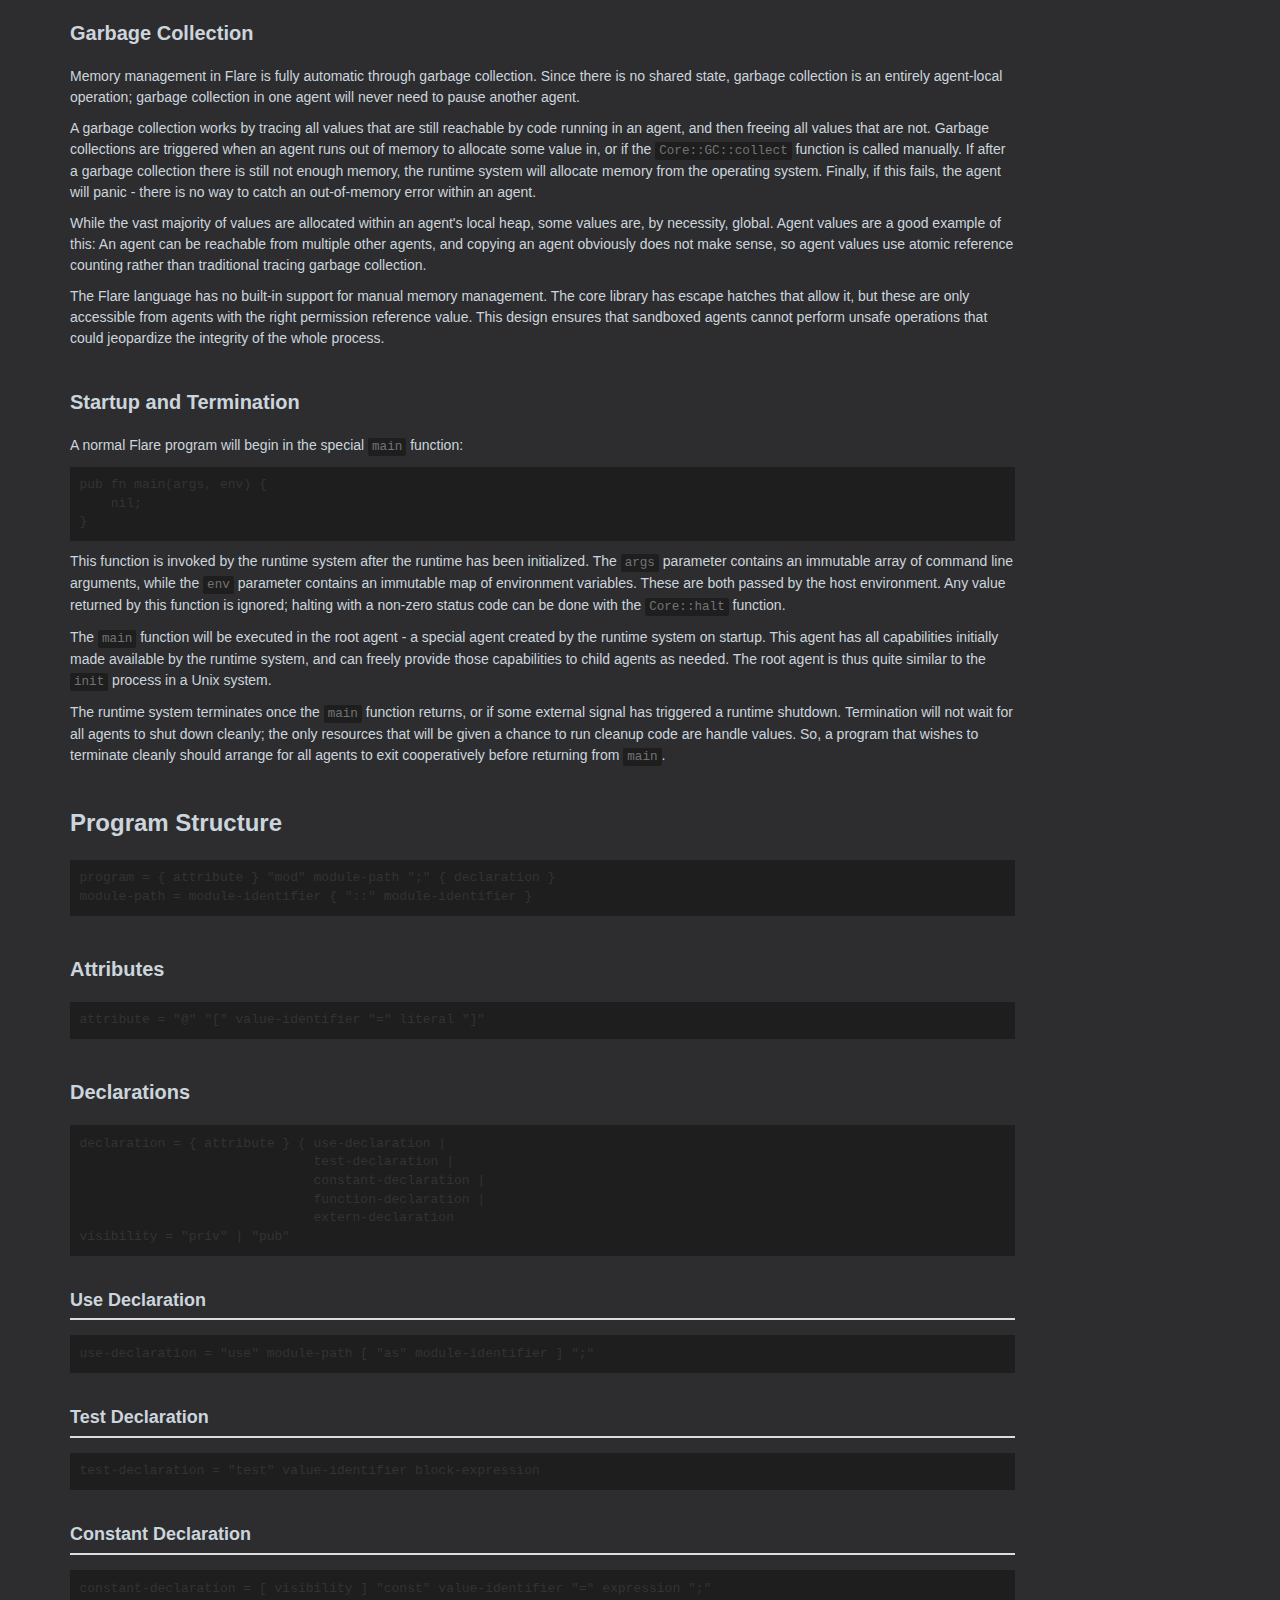
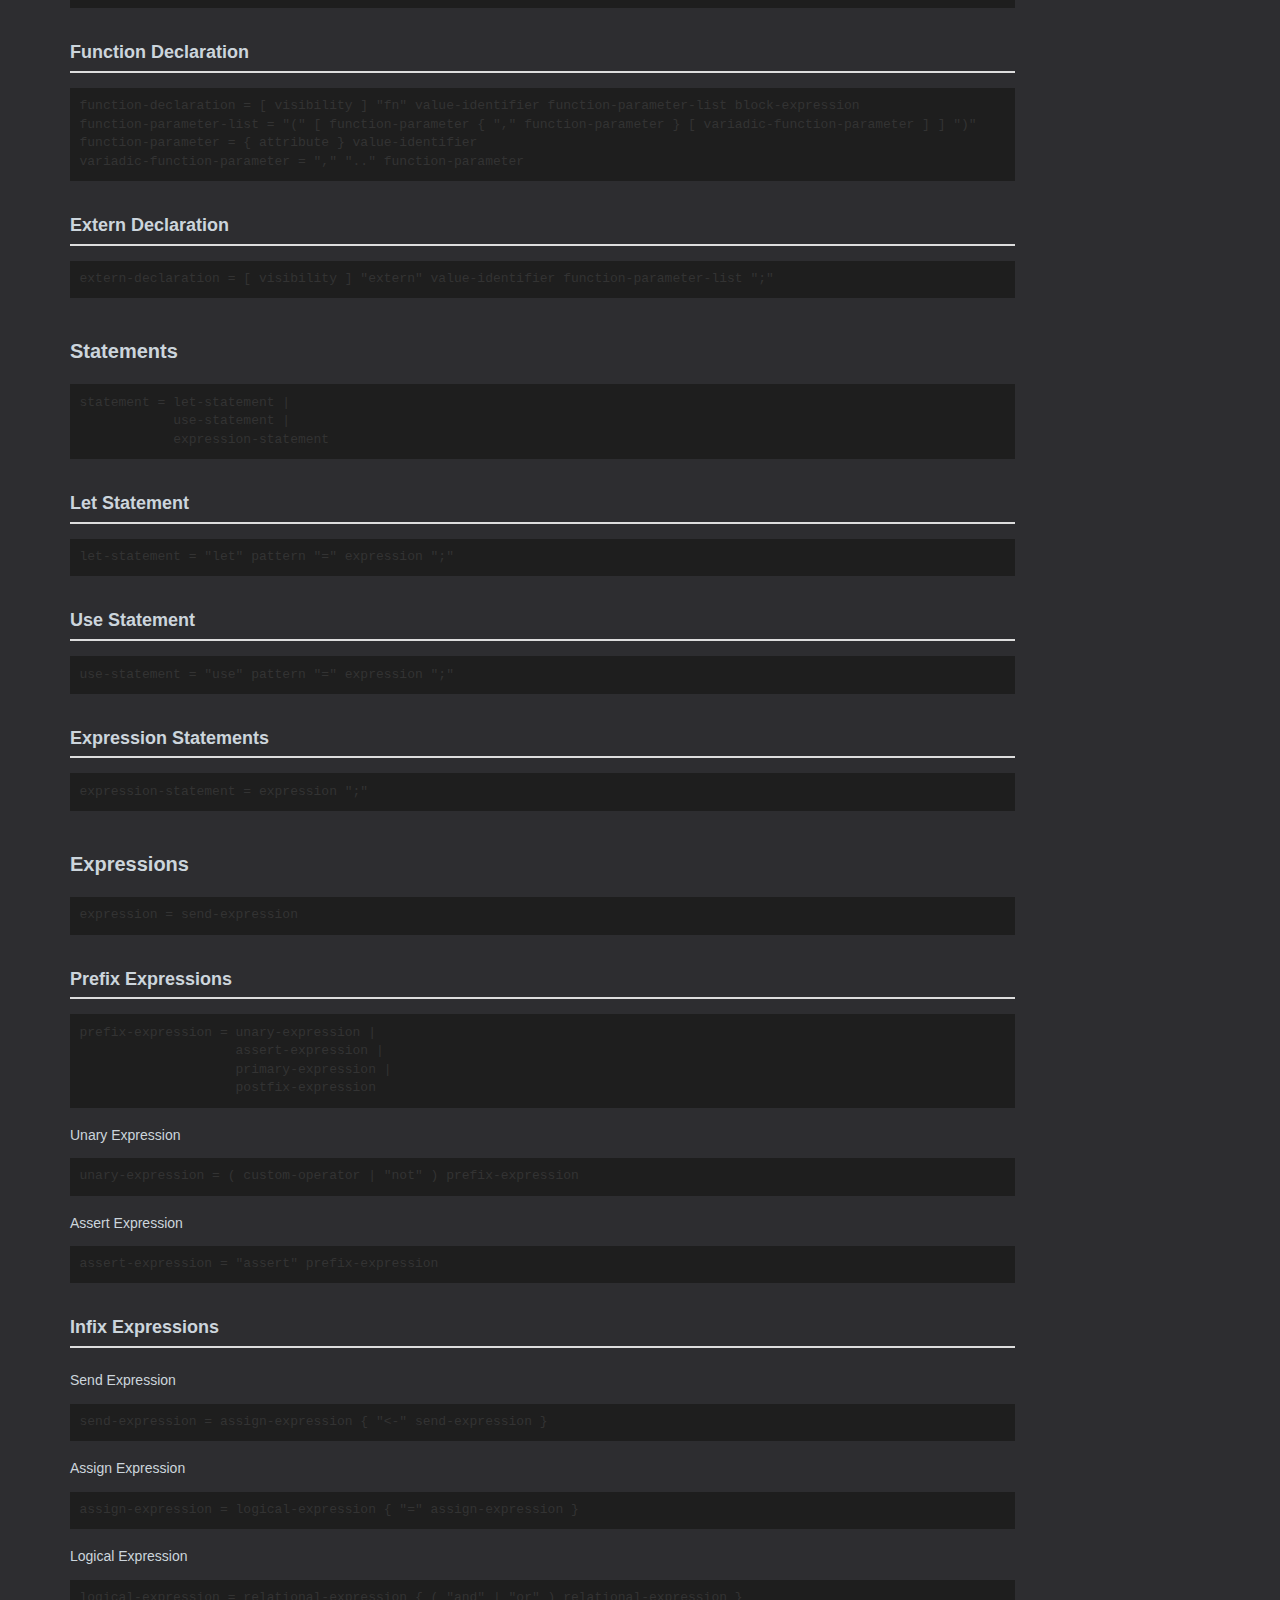
<file: language-reference.html>
﻿<!DOCTYPE html>
<!--[if IE]><![endif]-->
<html>
  
  <head>
    <meta charset="utf-8">
    <meta http-equiv="X-UA-Compatible" content="IE=edge,chrome=1">
    <title>Language Reference | Flare Programming Language </title>
    <meta name="viewport" content="width=device-width">
    <meta name="title" content="Language Reference | Flare Programming Language ">
    <meta name="generator" content="docfx 2.56.4.0">
    
    <link rel="shortcut icon" href="images/favicon.png">
    <link rel="stylesheet" href="styles/docfx.vendor.css">
    <link rel="stylesheet" href="styles/docfx.css">
    <link rel="stylesheet" href="styles/main.css">
    <meta property="docfx:navrel" content="toc">
    <meta property="docfx:tocrel" content="toc">
    
    
    
  </head>
  <body data-spy="scroll" data-target="#affix" data-offset="120">
    <div id="wrapper">
      <header>
        
        <nav id="autocollapse" class="navbar navbar-inverse ng-scope" role="navigation">
          <div class="container">
            <div class="navbar-header">
              <button type="button" class="navbar-toggle" data-toggle="collapse" data-target="#navbar">
                <span class="sr-only">Toggle navigation</span>
                <span class="icon-bar"></span>
                <span class="icon-bar"></span>
                <span class="icon-bar"></span>
              </button>
              
              <a class="navbar-brand" href="index.html">
                <img id="logo" class="svg" src="images/logo.svg" alt="">
              </a>
            </div>
            <div class="collapse navbar-collapse" id="navbar">
              <form class="navbar-form navbar-right" role="search" id="search">
                <div class="form-group">
                  <input type="text" class="form-control" id="search-query" placeholder="Search" autocomplete="off">
                </div>
              </form>
                
                <ul class="nav level1 navbar-nav">
                      <li>
                          <a href="installation.html" title="Installation">Installation</a>
                      </li>
                      <li>
                          <a href="documentation.html" title="Documentation">Documentation</a>
                      </li>
                      <li>
                          <a href="community.html" title="Community">Community</a>
                      </li>
                      <li>
                          <a href="development.html" title="Development">Development</a>
                      </li>
                      <li>
                          <a href="news.html" title="News">News</a>
                      </li>
                </ul>    </div>
          </div>
        </nav>
      </header>
      <div role="main" class="container body-content hide-when-search">
        <div class="article row grid">
          <div class="col-md-10">
            <article class="content wrap" id="_content" data-uid="">
<h1 id="language-reference">Language Reference</h1>

<h2 id="introduction">Introduction</h2>
<p>This is the language reference for the Flare programming language. It describes
the structure of a Flare program, the grammar and informal semantics of various
language features, and rationales for certain design decisions. Some base
familiarity with programming language design is assumed.</p>
<p>This is not a formal specification, and it may be incomplete in some areas. It
does not document the core library, nor any implementation details of the main
Flare implementation. It is primarily meant to be a reference for Flare
programmers who need to look up the details of particular language features.</p>
<h3 id="grammar-notation">Grammar Notation</h3>
<p>The Flare language grammar will be given throughout this reference when
relevant. It is specified in a variation of the Extended Backus-Naur Form
(EBNF). EBNF consists of a series of grammar production rules (called
non-terminals) built on fundamental lexical symbols (called terminals). The
meaning of the EBNF variant used in this reference is given here.</p>
<p>A production rule is defined as follows, using the <code>=</code> operator:</p>
<pre><code class="lang-text">rule-name = ...
</code></pre>
<p>The right-hand side of the rule can refer to other rules (non-terminals) or
symbols (terminals). Additionally, a number of operators are used to build more
complex rules. These are, from highest to lowest precedence:</p>
<ul>
<li><code>&quot;A&quot;</code>: Means the literal string or character <code>A</code> in terms of Unicode scalars.
Some literals may have escape sequences (e.g. <code>&quot;\\&quot;</code> which means the <code>\</code>
character, or <code>&quot;\&quot;&quot;</code> which means the <code>&quot;</code> character).</li>
<li><code>U+NNNNNN</code>: Means the specific Unicode scalar indicated by the hexadecimal
<code>NNNNNN</code> value.</li>
<li><code>&quot;A&quot; .. &quot;B&quot;</code>: Constructs a Unicode scalar range from the character <code>A</code> to <code>B</code>,
inclusive.</li>
<li><code>A ... | B ...</code>: The pipe operator constructs an alternation. This means that
either <code>A ...</code> or <code>B ...</code> are allowed.</li>
<li><code>[ A ... ]</code>: Square brackets construct an option. This means that <code>A ...</code> may
or may not appear.</li>
<li><code>{ A ... }</code>: Curly braces construct a zero-or-more repetition. This means that
zero or multiple occurrences of <code>A ...</code> may appear.</li>
<li><code>&lt; A ... &gt;</code>: Angle brackets construct a one-or-more repetition. This means
that at least one occurrence of <code>A ...</code> must appear, and possibly more.</li>
<li><code>A ... * N</code>: The asterisk indicates that <code>A ...</code> must appear <code>N</code> times.</li>
<li><code>( A ... )</code>: Parentheses perform simple grouping to resolve precedence issues.</li>
<li><code>? ... ?</code>: Specifies a special sequence. The meaning of the sequence is
explicitly given in the <code>...</code> part.</li>
</ul>
<h2 id="lexical-structure">Lexical Structure</h2>
<p>A Flare source file consists of a series of Unicode scalars encoded as UTF-8.
These scalars are tokenized according to the lexical grammar, resulting in a
series of tokens which are then processed when parsing the language proper. If a
sequence of scalars matches multiple lexical production rules, lexical analysis
should always form the longest possible token. For example, the sequence <code>&gt;&gt;</code>
should result in the <code>&gt;&gt;</code> operator rather than two <code>&gt;</code> operators.</p>
<p>The lexical grammar is given in this section. The syntactic grammar is given
throughout this reference in relevant sections.</p>
<pre><code class="lang-text">input = [ shebang-line ] { token }
token = white-space |
        comment |
        operator |
        delimiter |
        keyword |
        identifier |
        literal
</code></pre>
<p><code>input</code> is the top-level production for lexical analysis.</p>
<h3 id="shebang-line">Shebang Line</h3>
<p>A Flare source file can start with a special shebang line that indicates the
interpreter to use for running it. This allows the file to be invoked in a
similar fashion to a regular program in Unix-like shells.</p>
<pre><code class="lang-text">shebang-line = &quot;#!&quot; { ? any scalar except new-line ? }
</code></pre>
<p>The shebang line is only allowed to appear as the very first line in a source
file and is discarded during lexical analysis.</p>
<h3 id="white-space">White Space</h3>
<p>Flare deliberately supports a very limited notion of white space: The space
character, the horizontal tab character, as well as the line feed and carriage
return characters.</p>
<pre><code class="lang-text">white-space = blank |
              new-line
blank = U+000009 |
        U+000020
new-line = U+00000A |
           U+00000D
</code></pre>
<p>White space is discarded during lexical analysis, and so production rules in the
syntactic grammar will not consider it, with the implication being that white
space is allowed anywhere between all other grammar elements.</p>
<h3 id="comments">Comments</h3>
<p>Comments in Flare start with <code>'</code> and run until the end of the line.</p>
<pre><code class="lang-text">comment = &quot;'&quot; { ? any scalar except new-line ? }
</code></pre>
<p>Comments are treated similarly to white space in that they are allowed between
all other grammar elements and so are not explicitly considered in production
rules in the syntactic grammar.</p>
<h3 id="operators">Operators</h3>
<p>Flare has support for custom operators where the precedence is based on the
first character in the operator, and associativity is either left-to-right (for
infix operators) or right-to-left (for prefix operators). For example, <code>+</code> and
<code>+&gt;</code> both have the same precedence and left-to-right associativity in a binary
expression context, while in a prefix expression context, they both have
right-to-left associativity.</p>
<p>Certain operators are defined to override these rules, with special precedence
and associativity; for example, the relational operators <code>&gt;</code> and <code>&gt;=</code> both have
lower precedence than any other operator starting with <code>&gt;</code> (e.g. the right shift
operator <code>&gt;&gt;</code>). This is made explicit in the syntactic grammar.</p>
<pre><code class="lang-text">operator = special-operator |
           custom-operator
custom-operator = custom-multiplicative-operator |
                  custom-additive-operator |
                  custom-shift-operator |
                  custom-bitwise-operator
special-operator = &quot;!=&quot; |
                   &quot;&lt;&quot; |
                   &quot;&lt;=&quot; |
                   &quot;=&quot; |
                   &quot;==&quot; |
                   &quot;&gt;&quot; |
                   &quot;&gt;=&quot;
operator-part = &quot;%&quot; |
                &quot;&amp;&quot; |
                &quot;*&quot; |
                &quot;+&quot; |
                &quot;-&quot; |
                &quot;/&quot; |
                &quot;&lt;&quot; |
                &quot;&gt;&quot; |
                &quot;^&quot; |
                &quot;|&quot; |
                &quot;~&quot;
custom-bitwise-operator = ( &quot;&amp;&quot; | &quot;^&quot; | &quot;|&quot; ) { operator-part }
custom-shift-operator = ( &quot;&lt;&quot; | &quot;&gt;&quot; ) { operator-part }
custom-additive-operator = ( &quot;+&quot; | &quot;-&quot; | &quot;~&quot; ) { operator-part }
custom-multiplicative-operator = ( &quot;%&quot; | &quot;*&quot; | &quot;/&quot; ) { operator-part }
</code></pre>
<h3 id="delimiters">Delimiters</h3>
<p>These are various delimiters used in the grammar.</p>
<pre><code class="lang-text">delimiter = &quot;#&quot; |
            &quot;(&quot; |
            &quot;)&quot; |
            &quot;,&quot; |
            &quot;.&quot; |
            &quot;..&quot; |
            &quot;-&gt;&quot; |
            &quot;:&quot; |
            &quot;::&quot; |
            &quot;;&quot; |
            &quot;&lt;-&quot; |
            &quot;=&gt;&quot; |
            &quot;?&quot; |
            &quot;@&quot; |
            &quot;[&quot; |
            &quot;]&quot; |
            &quot;{&quot; |
            &quot;}&quot;
</code></pre>
<h3 id="keywords">Keywords</h3>
<p>Keywords are special identifiers used to direct syntactic analysis. They cannot
be used as identifiers.</p>
<p>Some keywords are reserved for future expansion of the language.</p>
<pre><code class="lang-text">keyword = used-keyword |
          reserved-keyword
used-keyword = &quot;and&quot; |
               &quot;as&quot; |
               &quot;assert&quot; |
               &quot;break&quot; |
               &quot;catch&quot; |
               &quot;cond&quot; |
               &quot;const&quot; |
               &quot;else&quot; |
               &quot;exc&quot; |
               &quot;extern&quot; |
               &quot;fn&quot; |
               &quot;for&quot; |
               &quot;freeze&quot; |
               &quot;if&quot; |
               &quot;in&quot; |
               &quot;let&quot; |
               &quot;loop&quot; |
               &quot;match&quot; |
               &quot;mod&quot; |
               &quot;mut&quot; |
               &quot;not&quot; |
               &quot;or&quot; |
               &quot;priv&quot; |
               &quot;pub&quot; |
               &quot;raise&quot; |
               &quot;rec&quot; |
               &quot;recv&quot; |
               &quot;return&quot; |
               &quot;test&quot; |
               &quot;use&quot; |
               &quot;while&quot;
reserved-keyword = &quot;asm&quot; |
                   &quot;async&quot; |
                   &quot;await&quot; |
                   &quot;do&quot; |
                   &quot;goto&quot; |
                   &quot;macro&quot; |
                   &quot;pragma&quot; |
                   &quot;quote&quot; |
                   &quot;super&quot; |
                   &quot;try&quot; |
                   &quot;unquote&quot; |
                   &quot;yield&quot;
</code></pre>
<h3 id="identifiers">Identifiers</h3>
<p>Identifiers are used for naming modules, functions, variables, etc. There are
separate rules for module and value identifiers.</p>
<pre><code class="lang-text">identifier = module-identifier |
             value-identifier
</code></pre>
<h4 id="module-identifiers">Module Identifiers</h4>
<p>Module identifiers are sequences of alphanumeric characters, always starting
with an uppercase alphabetical character.</p>
<pre><code class="lang-text">module-identifier = &quot;A&quot; .. &quot;Z&quot; { &quot;0&quot; .. &quot;9&quot; | &quot;A&quot; .. &quot;Z&quot; | &quot;a&quot; .. &quot;z&quot; }
</code></pre>
<h4 id="value-identifiers">Value Identifiers</h4>
<p>Value identifiers (used for functions and variables) are sequences of lowercase
alphanumeric and/or underscore (<code>_</code>) characters.</p>
<pre><code class="lang-text">value-identifier = ( &quot;_&quot; | &quot;a&quot; .. &quot;z&quot; ) { &quot;0&quot; .. &quot;9&quot; | &quot;_&quot; | &quot;a&quot; .. &quot;z&quot; }
</code></pre>
<h3 id="literals">Literals</h3>
<p>Literals are the fundamental building blocks of Flare expressions. These are the
most basic values that are expressed without the need for evaluation and are
therefore constants.</p>
<pre><code class="lang-text">literal = nil-literal |
          boolean-literal |
          atom-literal |
          integer-literal |
          real-literal |
          string-literal
</code></pre>
<h4 id="nil-literals">Nil Literals</h4>
<p>A nil literal simply has the value <code>nil</code>, typically indicating the absence of
any other kind of value.</p>
<pre><code class="lang-text">nil-literal = &quot;nil&quot;
</code></pre>
<h4 id="boolean-literals">Boolean Literals</h4>
<p>A Boolean literal has either the value <code>true</code> or <code>false</code>.</p>
<pre><code class="lang-text">boolean-literal = &quot;true&quot; | &quot;false&quot;
</code></pre>
<h4 id="atom-literals">Atom Literals</h4>
<p>An atom literal is simply a name - essentially an identifier in value form.</p>
<pre><code class="lang-text">atom-literal = &quot;:&quot; identifier
</code></pre>
<p><code>:foo</code>, <code>:Foo</code>, and <code>:$foo</code> are all valid atoms.</p>
<h4 id="integer-literals">Integer Literals</h4>
<p>An integer literal is a number with a base of 2, 8, 10, or 16. A literal
prefixed with <code>0b</code> denotes a binary literal, <code>0o</code> denotes an octal literal, and
<code>0x</code> denotes a hexadecimal literal. If no prefix is present, the literal is
decimal.</p>
<pre><code class="lang-text">integer-literal = &lt; &quot;0&quot; .. &quot;9&quot; &gt; |
                  &quot;0&quot; ( &quot;B&quot; | &quot;b&quot; ) &lt; &quot;0&quot; .. &quot;1&quot; &gt; |
                  &quot;0&quot; ( &quot;O&quot; | &quot;o&quot; ) &lt; &quot;0&quot; .. &quot;7&quot; &gt; |
                  &quot;0&quot; ( &quot;X&quot; | &quot;x&quot; ) &lt; &quot;0&quot; .. &quot;9&quot; | &quot;A&quot; .. &quot;F&quot; | &quot;a&quot; .. &quot;f&quot; &gt;
</code></pre>
<h4 id="real-literals">Real Literals</h4>
<p>A real literal is an IEEE 754 <code>binary64</code> floating point number consisting of an
integral part, a fractional part, and an optional exponent part.</p>
<pre><code class="lang-text">real-literal = real-part &quot;.&quot; real-part [ real-exponent ]
real-part = &lt; &quot;0&quot; .. &quot;9&quot; &gt;
real-exponent = ( &quot;E&quot; | &quot;e&quot; ) [ &quot;+&quot; | &quot;-&quot; ] real-part
</code></pre>
<h4 id="string-literals">String Literals</h4>
<p>A string literal is a series of Unicode scalars encoded as UTF-8.</p>
<pre><code class="lang-text">string-literal = &quot;\&quot;&quot; { ? any scalar except &quot;\&quot;&quot; and &quot;\\&quot; ? | string-escape-sequence } &quot;\&quot;&quot;
string-escape-sequence = &quot;\\&quot; ( string-escape-code | string-escape-unicode )
string-escape-code = &quot;0&quot; | ( &quot;N&quot; | &quot;n&quot; ) | ( &quot;R&quot; | &quot;r&quot; ) | ( &quot;T&quot; | &quot;t&quot; ) | &quot;\&quot;&quot; | &quot;\\&quot;
string-escape-unicode = ( &quot;U&quot; | &quot;u&quot; ) ( &quot;0&quot; .. &quot;9&quot; | &quot;A&quot; .. &quot;F&quot; | &quot;a&quot; .. &quot;f&quot; ) * 6
</code></pre>
<p>An escape sequence can be used to form a special character as shown in the
following table:</p>
<table>
<thead>
<tr>
<th>Escape sequence</th>
<th>Character name</th>
<th>Unicode scalar</th>
</tr>
</thead>
<tbody>
<tr>
<td><code>\0</code></td>
<td>Null</td>
<td>U+000000</td>
</tr>
<tr>
<td><code>\t</code>, <code>\T</code></td>
<td>Horizontal tab</td>
<td>U+000009</td>
</tr>
<tr>
<td><code>\n</code>, <code>\N</code></td>
<td>Line feed</td>
<td>U+00000A</td>
</tr>
<tr>
<td><code>\r</code>, <code>\R</code></td>
<td>Carriage return</td>
<td>U+00000D</td>
</tr>
<tr>
<td><code>\&quot;</code></td>
<td>Double quote</td>
<td>U+000022</td>
</tr>
<tr>
<td><code>\\</code></td>
<td>Backslash</td>
<td>U+00005C</td>
</tr>
<tr>
<td><code>\uNNNNNN</code>, <code>\UNNNNNN</code></td>
<td>Any scalar</td>
<td>U+NNNNNN</td>
</tr>
</tbody>
</table>
<h2 id="basic-concepts">Basic Concepts</h2>
<p>This section provides a brief introduction to some of the basic concepts of the
Flare language.</p>
<h3 id="modules-and-declarations">Modules and Declarations</h3>
<p>A Flare program is a collection of modules, each containing various kinds of
declarations such as constants, functions, tests, etc. The module is the
primary means of code organization, enabling separation of concerns and code
reuse.</p>
<p>Each source file is a module. A header at the beginning of the file specifies
the full module name, with declarations coming after it. For example:</p>
<pre><code class="lang-flare">mod A::B;

fn foo() {
    42;
}
</code></pre>
<p>Though not strictly required, by convention, a module's full name should
correspond to its location on the file system. The above module would be located
at <code>A/B.fl</code>. The module loader in the runtime system follows this convention
when looking for modules.</p>
<p>Modules can import other modules:</p>
<pre><code class="lang-flare">mod A::B;

use C::D;

fn foo() {
    bar();
}
</code></pre>
<p>Here, <code>bar</code> is imported from the <code>C::D</code> module and made available in <code>A::B</code>.</p>
<p>When a Flare program starts, the main module is loaded. Any <code>use</code> declarations
in that module will trigger other modules to be loaded, which may in turn have
their own <code>use</code> declarations, and so on. Circular <code>use</code> declarations (such as a
module <code>A</code> declaring <code>use B</code> while module <code>B</code> declares <code>use A</code>) are considered
errors.</p>
<p>Modules can contain a variety of declarations. Here are some examples:</p>
<pre><code class="lang-flare">mod A::B;

const x = 42;

pub fn foo() {
    x;
}

extern bar(x, y, z);

test qux {
    assert true;
}
</code></pre>
<p>Visibility specifiers can be used on all declarations except <code>use</code> and <code>test</code>
declarations. The default is <code>priv</code> if none is specified. Visibility is strictly
enforced; there is no way to get at the private declarations in a module - not
even through introspection. This is an important aspect of Flare's sandboxing
capabilities.</p>
<h3 id="values-and-types">Values and Types</h3>
<p>Being a dynamic language, Flare does not assign types to storage locations (such
as variables and fields). Instead, values themselves have a type, and type
errors are detected at run time. Additionally, there are no type declarations
(such as classes in other languages); rather, values can define their own
behavior.</p>
<p>(Future versions of Flare may support optional type annotations that can be used
for static analysis.)</p>
<p>These are the types that Flare supports:</p>
<ul>
<li>Nil: Has the singleton value <code>nil</code>. It is typically used to indicate the lack
of any other meaningful value (similar to <code>null</code> in other languages).</li>
<li>Boolean: Has the value <code>true</code> or <code>false</code>.</li>
<li>Atom: A named constant with an indeterminate value. Comparing two atoms is
much faster than comparing two strings, so atoms are typically used as
markers or tags. Examples: <code>:foo</code>, <code>Bar</code>, <code>:$baz</code>.</li>
<li>Integer: An arbitrarily large integer. Examples: <code>42</code>, <code>-42</code>,
<code>123456789123456789123456789123456789</code>.</li>
<li>Real: A real number represented as IEEE 754 <code>binary64</code> floating point.
Examples: <code>12.34</code>, <code>-42.0</code>, <code>1.2e-3</code>.</li>
<li>String: An immutable sequence of Unicode scalars encoded as UTF-8. Examples:
<code>&quot;foo&quot;</code>, <code>&quot;\tbar&quot;</code>, <code>&quot;b\u000061z&quot;</code>.</li>
<li>Module: A loaded module. Typically referred to by a module path expression
such as <code>Core::IO</code>. Module values are functionally similar to records
containing only immutable fields.</li>
<li>Function: A callable function as a value. Carries information such as its
originating module, name (if any), and arity. Example: <code>fn(x) =&gt; x * x</code>.</li>
<li>Record: Similar to objects in other languages, a record is a collection of
fields (which can individually be mutable or immutable), optionally carrying
a name. Records can define overloaded behaviors such as operators, hashing,
pattern views, etc. Examples: <code>rec { x = 42, y = :foo }</code>,
<code>rec NamedRecord { field = :foo, mut mutable_field = :bar }</code>.</li>
<li>Exception: Exceptions behave similarly to records, but with the difference
that they must always carry a name, and they are allowed to be used as the
operand of the <code>raise</code> expression. Example:
<code>exc MyError { message = &quot;error!&quot; }</code>.</li>
<li>Tuple: An immutable array of values with a fixed length of at least 2
elements. Examples: <code>(42, :foo)</code>, <code>(:ok, rec { x = 42 }, &quot;y&quot;)</code>.</li>
<li>Array: An array of values that may be mutable or immutable. Mutable arrays are
expandable. Examples: <code>[]</code>, <code>[1, 2, 3]</code>, <code>mut [1, :foo, &quot;bar&quot;]</code>.</li>
<li>Set: A hashed set of values that may be mutable or immutable, and does not
allow duplicate values. Mutable sets are expandable. Sets have no ordering
guarantees. Examples: <code>#{}</code>, <code>#{&quot;x&quot;, :y, z}</code>, <code>mut #{:foo, :bar, :baz}</code>.</li>
<li>Map: A hashed map of key-value pairs that may be mutable or immutable, and
does not allow duplicate keys. Mutable maps are expandable. Maps have no
ordering guarantees. Examples: <code>#[]</code>, <code>#[&quot;foo&quot; : 42, :bar : nil]</code>,
<code>mut #[:foo : 42]</code>.</li>
<li>Agent: A lightweight thread of execution. Agent values are obtained through
library functions such as <code>Core::Agent::self</code> and <code>Core::Agent::spawn</code>.</li>
<li>Reference: A globally unique, opaque value. A reference value can only be
obtained by calling <code>Core::new_ref</code> or by obtaining it from another agent.
References are backed by at least 20 bytes of randomly generated data. These
properties make references practically unforgeable and non-repeatable within
a program's lifetime.</li>
<li>Pointer: A native pointer. These are usually obtained by calling into various
functions provided by the runtime system. As Flare has no syntax for
dereferencing pointers, pointer values are effectively opaque to Flare code.</li>
<li>Handle: A handle to some kind of native resource (raw memory, file
descriptor, socket, etc). As with pointers, these values are opaque to Flare
code. Unlike pointers, handles are tracked by the garbage collector and can
run cleanup code when they are no longer reachable.</li>
</ul>
<p>All values in Flare are, conceptually, passed by reference. That said, for
immutable values (integers, strings, tuples, etc), the implementation is free
to pass them by value as this is not observable by Flare code.</p>
<h3 id="mutability-and-freezing">Mutability and Freezing</h3>
<p>While storage locations do not have types in Flare, they do have mutability
information. Variables, record fields, arrays, sets, and maps can all be
mutable, but only if marked explicitly as such. A few examples:</p>
<pre><code class="lang-flare">let x = :foo;
x = :bar; ' Panic: Trying to modify an immutable variable.

let mut x = :foo;
x = :bar; ' OK.

let r = rec { x = :foo };
r.x = :bar; ' Panic: Trying to modify an immutable field.

let r = rec { mut x = :foo };
r.x = :bar; ' OK.

let a = [1, 2, 3];
a[0] = 42; ' Panic: Trying to modify an immutable array.

let a = mut [1, 2, 3];
a[0] = 42; ' OK.

let s = #{1, 2, 3};
s-&gt;mut_add(4); ' Panic: Trying to modify an immutable set.

let s = mut #{1, 2, 3};
s-&gt;mut_add(4); ' OK.

let m = #[&quot;foo&quot; : &quot;bar&quot;, &quot;baz&quot; : &quot;qux&quot;];
m[&quot;foo&quot;] = &quot;xyzzy&quot;; ' Panic: Trying to modify an immutable map.

let m = mut #[&quot;foo&quot; : &quot;bar&quot;, &quot;baz&quot; : &quot;qux&quot;];
m[&quot;foo&quot;] = &quot;xyzzy&quot;; ' OK.
</code></pre>
<p>Since immutability is generally preferable, it is possible to freeze mutable
storage locations once they no longer need to be mutable. This is done with the
<code>freeze</code> expression:</p>
<pre><code class="lang-flare">let mut x = :foo;
x = :bar;
freeze x;
x = :baz; ' Panic: Trying to modify an immutable variable.

let r = rec { mut x = :foo };
r.x = :bar;
freeze r.x;
r.x = :baz; ' Panic: Trying to modify an immutable variable.
</code></pre>
<p>For arrays, sets, and maps, <code>freeze var</code> would be ambiguous as it could mean
&quot;freeze the variable <code>var</code>&quot; or &quot;freeze the collection residing in variable
<code>var</code>&quot;. Therefore, the syntax for freezing these types is <code>freeze in</code>:</p>
<pre><code class="lang-flare">let a = mut [:foo, :bar];
a[0] = :baz;
freeze in a;
a[0] = :qux; ' Panic: Trying to modify an immutable array.

let s = mut #{:foo, :bar};
s-&gt;mut_add(:baz);
freeze in s;
s-&gt;mut_add(:qux); ' Panic: Trying to modify an immutable set.

let m = mut #[&quot;foo&quot; : &quot;bar&quot;];
m[&quot;foo&quot;] = &quot;baz&quot;;
freeze in m;
m[&quot;foo&quot;] = &quot;qux&quot;; ' Panic: Trying to modify an immutable map.
</code></pre>
<p>Just as storage locations that are initially declared immutable cannot be turned
mutable, any location that is frozen can never be turned mutable again.
Immutability is strictly enforced; it cannot be bypassed, even with
introspection.</p>
<h3 id="pattern-matching">Pattern Matching</h3>
<p>Pattern matching is used throughout Flare to simultaneously perform case
analysis and destructuring on values. The <code>match</code>, <code>for</code>, <code>catch</code>, <code>let</code> and
<code>use</code> constructs all make use of pattern matching.</p>
<p>Here are some examples of pattern matching using <code>let</code> and <code>match</code>:</p>
<pre><code class="lang-flare">' Bind `a` to the value `42`.
let a = 42;

' Bind `b` to the value of `a`, with `b` being mutable.
let mut b = a;

' Assert that `a` equals `42`.
let 42 = a;

' Bind `c` to the tuple `(a, b)`.
let c = (a, b);

' Bind `d` to the first element of `c` and discard the second element.
let (d, _) = c;

' Assert that `foo` returns a slice and that the first three elements are `1`,
' `2`, `3`. Then bind `e` to the slice itself.
let [1, 2, 3] as e = foo();

match bar() {
    ' Match the `&quot;foo&quot;` string constant.
    &quot;foo&quot; =&gt; println(&quot;foo string&quot;);

    ' Match a record containing the fields `x` and `y`. Bind `x1` and `y1` to
    ' those fields, respectively.
    rec { x = x1, y = y1 } =&gt; println(&quot;x = {}, y = {}&quot;, x1, y1);

    ' Match an exception containing the field `message` and bind `msg` to it.
    exc SomeError { message = msg } =&gt; println(&quot;error: {}&quot;, msg);

    ' Match the `nil` constant.
    nil =&gt; println(&quot;nil&quot;);

    ' Match an integer above `42`. Bind `i` to the value.
    i if is_integer(i) and i &gt; 42 =&gt; println(&quot;integer over 42&quot;);

    ' Fallback case.
    _ =&gt; println(&quot;something else&quot;);
};
</code></pre>
<p>A failed match in a <code>let</code> statement will result in a panic, as will a failed
match in the <code>for</code> and <code>use</code> expressions. A <code>match</code> expression will only panic
if no cases match and there is no fallback case.</p>
<p>Patterns allow recursively destructuring arbitrarily complex values and data
structures.</p>
<h3 id="error-handling">Error Handling</h3>
<p>Flare's error handling model is a middle ground between exception handling and
traditional error codes. Exception values can be returned with the <code>raise</code>
expression and can be propagated at the call site using the <code>?</code> operator, or
caught using the <code>catch</code> clause. An example:</p>
<pre><code class="lang-flare">fn foo() {
    raise exc MyError { message = &quot;error occurred&quot; };
}

fn bar() {
    foo()? catch {
        exc MyError { message = msg } =&gt; println(&quot;error: {}&quot;, msg);
        ex =&gt; println(&quot;some other error&quot;);
    };
}
</code></pre>
<p>It is important to understand that the <code>?</code> operator can only be applied to call
expressions. This means that call sites are the only place where exceptions can
be caught. There is no such thing as a general <code>try</code>/<code>catch</code> block as in other
languages.</p>
<p>If a function raises an exception and the caller does not either propagate it
with <code>?</code> or handle it with <code>catch</code>, a panic will occur. Some examples:</p>
<pre><code class="lang-flare">fn foo() {
    raise exc MyError { message = &quot;error occurred&quot; };
}

fn bar() {
    foo()?; ' OK; propagatates exception to the caller of `bar`.

    foo()? catch {
        _ =&gt; nil; ' OK; exception was handled.
    };

    foo(); ' Panic: Unobserved 'MyError' exception.

    foo()? catch {
        exc OtherError { } =&gt; nil; ' Panic: Unhandled 'MyError' exception.
    }
}
</code></pre>
<h3 id="agents-and-message-passing">Agents and Message Passing</h3>
<p>Where other languages might use operating system threads for concurrency, Flare
uses so-called agents. These are lightweight threads (also known as green
threads) which are preemptively scheduled by the runtime system. They have
various important properties such as being fast to create and destroy, having
low memory footprint, having no shared state, and having the ability to monitor
each other.</p>
<p>Agents can be spawned with the <code>Core::Agent::spawn</code> function:</p>
<pre><code class="lang-flare">use Core::Agent;

pub fn main(_args, _env) {
    let agent = spawn(fn(x, y, z) =&gt; {
        println(x); ' `&quot;abc&quot;`
        println(y); ' `:foo`
        println(z); ' `42`
    }, [&quot;abc&quot;, :foo, 42]);
}
</code></pre>
<p>Agents communicate by sending messages to each other. Sending is done with the
<code>&lt;-</code> operator, while receiving is done with the <code>recv</code> expression. Normally,
<code>recv</code> will block until a message in the current agent's message queue matches
one of the message patterns. An <code>else</code> clause can be given to make <code>recv</code>
proceed immediately if no matching message is pending. Example:</p>
<pre><code class="lang-flare">use Core::Agent;
use Core::Time;

pub fn main(_args, _env) {
    let calc = spawn(fn() =&gt; {
        while true {
            recv {
                (sender, :add, x, y) =&gt;
                    sender &lt;- (:result, x + y);
                :exit =&gt;
                    break;
            } else {
                ' Only process messages every second.
                sleep(seconds(1));
            };
        };
    }, []);

    calc &lt;- (self(), :add, 21, 21);

    recv {
        (:result, z) =&gt; {
            println(z); ' 42
            calc &lt;- :exit;
        };
    };
}
</code></pre>
<p>Messages are processed by <code>recv</code> expressions in the order they were sent to an
agent. If a received message is not matched by any message pattern in a <code>recv</code>
expression, it will be put back in the message queue to be tried again on the
next <code>recv</code> invocation. The current <code>recv</code> expression then tries the next
message in the queue, and so on until a message has been matched, or until the
whole queue has been tried and there is an <code>else</code> clause.</p>
<p>Since there is no shared state in Flare, sending a message to another agent
requires performing a deep copy of the entire object graph the message contains.
This deep copy will preserve relationships (i.e. two objects referring to the
same object will do so in the copied object graph as well). Mutability will also
be mirrored in the copied object graph. Certain special values (like handles)
may be invalidated in the target agent after a copy; this depends on what code
the handle was obtained from and whether that code can deal with such a copy
occurring.</p>
<h3 id="garbage-collection">Garbage Collection</h3>
<p>Memory management in Flare is fully automatic through garbage collection. Since
there is no shared state, garbage collection is an entirely agent-local
operation; garbage collection in one agent will never need to pause another
agent.</p>
<p>A garbage collection works by tracing all values that are still reachable by
code running in an agent, and then freeing all values that are not. Garbage
collections are triggered when an agent runs out of memory to allocate some
value in, or if the <code>Core::GC::collect</code> function is called manually. If after a
garbage collection there is still not enough memory, the runtime system will
allocate memory from the operating system. Finally, if this fails, the agent
will panic - there is no way to catch an out-of-memory error within an agent.</p>
<p>While the vast majority of values are allocated within an agent's local heap,
some values are, by necessity, global. Agent values are a good example of this:
An agent can be reachable from multiple other agents, and copying an agent
obviously does not make sense, so agent values use atomic reference counting
rather than traditional tracing garbage collection.</p>
<p>The Flare language has no built-in support for manual memory management. The
core library has escape hatches that allow it, but these are only accessible
from agents with the right permission reference value. This design ensures that
sandboxed agents cannot perform unsafe operations that could jeopardize the
integrity of the whole process.</p>
<h3 id="startup-and-termination">Startup and Termination</h3>
<p>A normal Flare program will begin in the special <code>main</code> function:</p>
<pre><code class="lang-flare">pub fn main(args, env) {
    nil;
}
</code></pre>
<p>This function is invoked by the runtime system after the runtime has been
initialized. The <code>args</code> parameter contains an immutable array of command line
arguments, while the <code>env</code> parameter contains an immutable map of environment
variables. These are both passed by the host environment. Any value returned by
this function is ignored; halting with a non-zero status code can be done with
the <code>Core::halt</code> function.</p>
<p>The <code>main</code> function will be executed in the root agent - a special agent created
by the runtime system on startup. This agent has all capabilities initially
made available by the runtime system, and can freely provide those capabilities
to child agents as needed. The root agent is thus quite similar to the <code>init</code>
process in a Unix system.</p>
<p>The runtime system terminates once the <code>main</code> function returns, or if some
external signal has triggered a runtime shutdown. Termination will not wait for
all agents to shut down cleanly; the only resources that will be given a chance
to run cleanup code are handle values. So, a program that wishes to terminate
cleanly should arrange for all agents to exit cooperatively before returning
from <code>main</code>.</p>
<h2 id="program-structure">Program Structure</h2>
<pre><code class="lang-text">program = { attribute } &quot;mod&quot; module-path &quot;;&quot; { declaration }
module-path = module-identifier { &quot;::&quot; module-identifier }
</code></pre>
<h3 id="attributes">Attributes</h3>
<pre><code class="lang-text">attribute = &quot;@&quot; &quot;[&quot; value-identifier &quot;=&quot; literal &quot;]&quot;
</code></pre>
<h3 id="declarations">Declarations</h3>
<pre><code class="lang-text">declaration = { attribute } ( use-declaration |
                              test-declaration |
                              constant-declaration |
                              function-declaration |
                              extern-declaration
visibility = &quot;priv&quot; | &quot;pub&quot;
</code></pre>
<h4 id="use-declaration">Use Declaration</h4>
<pre><code class="lang-text">use-declaration = &quot;use&quot; module-path [ &quot;as&quot; module-identifier ] &quot;;&quot;
</code></pre>
<h4 id="test-declaration">Test Declaration</h4>
<pre><code class="lang-text">test-declaration = &quot;test&quot; value-identifier block-expression
</code></pre>
<h4 id="constant-declaration">Constant Declaration</h4>
<pre><code class="lang-text">constant-declaration = [ visibility ] &quot;const&quot; value-identifier &quot;=&quot; expression &quot;;&quot;
</code></pre>
<h4 id="function-declaration">Function Declaration</h4>
<pre><code class="lang-text">function-declaration = [ visibility ] &quot;fn&quot; value-identifier function-parameter-list block-expression
function-parameter-list = &quot;(&quot; [ function-parameter { &quot;,&quot; function-parameter } [ variadic-function-parameter ] ] &quot;)&quot;
function-parameter = { attribute } value-identifier
variadic-function-parameter = &quot;,&quot; &quot;..&quot; function-parameter
</code></pre>
<h4 id="extern-declaration">Extern Declaration</h4>
<pre><code class="lang-text">extern-declaration = [ visibility ] &quot;extern&quot; value-identifier function-parameter-list &quot;;&quot;
</code></pre>
<h3 id="statements">Statements</h3>
<pre><code class="lang-text">statement = let-statement |
            use-statement |
            expression-statement
</code></pre>
<h4 id="let-statement">Let Statement</h4>
<pre><code class="lang-text">let-statement = &quot;let&quot; pattern &quot;=&quot; expression &quot;;&quot;
</code></pre>
<h4 id="use-statement">Use Statement</h4>
<pre><code class="lang-text">use-statement = &quot;use&quot; pattern &quot;=&quot; expression &quot;;&quot;
</code></pre>
<h4 id="expression-statements">Expression Statements</h4>
<pre><code class="lang-text">expression-statement = expression &quot;;&quot;
</code></pre>
<h3 id="expressions">Expressions</h3>
<pre><code class="lang-text">expression = send-expression
</code></pre>
<h4 id="prefix-expressions">Prefix Expressions</h4>
<pre><code class="lang-text">prefix-expression = unary-expression |
                    assert-expression |
                    primary-expression |
                    postfix-expression
</code></pre>
<h5 id="unary-expression">Unary Expression</h5>
<pre><code class="lang-text">unary-expression = ( custom-operator | &quot;not&quot; ) prefix-expression
</code></pre>
<h5 id="assert-expression">Assert Expression</h5>
<pre><code class="lang-text">assert-expression = &quot;assert&quot; prefix-expression
</code></pre>
<h4 id="infix-expressions">Infix Expressions</h4>
<h5 id="send-expression">Send Expression</h5>
<pre><code class="lang-text">send-expression = assign-expression { &quot;&lt;-&quot; send-expression }
</code></pre>
<h5 id="assign-expression">Assign Expression</h5>
<pre><code class="lang-text">assign-expression = logical-expression { &quot;=&quot; assign-expression }
</code></pre>
<h5 id="logical-expression">Logical Expression</h5>
<pre><code class="lang-text">logical-expression = relational-expression { ( &quot;and&quot; | &quot;or&quot; ) relational-expression }
</code></pre>
<h5 id="relational-expression">Relational Expression</h5>
<pre><code class="lang-text">relational-expression = bitwise-expression { ( &quot;!=&quot; | &quot;&lt;&quot; | &quot;&lt;=&quot; | &quot;==&quot; | &quot;&gt;&quot; | &quot;&gt;=&quot; ) bitwise-expression }
</code></pre>
<h5 id="bitwise-expression">Bitwise Expression</h5>
<pre><code class="lang-text">bitwise-expression = shift-expression { custom-bitwise-operator shift-expression }
</code></pre>
<h5 id="shift-expression">Shift Expression</h5>
<pre><code class="lang-text">shift-expression = additive-expression { custom-shift-operator additive-expression }
</code></pre>
<h5 id="additive-expression">Additive Expression</h5>
<pre><code class="lang-text">additive-expression = multiplicative-expression { custom-additive-operator multiplicative-expression }
</code></pre>
<h5 id="multiplicative-expression">Multiplicative Expression</h5>
<pre><code class="lang-text">multiplicative-expression = prefix-expression { custom-multiplicative-operator prefix-expression }
</code></pre>
<h4 id="postfix-expressions">Postfix Expressions</h4>
<pre><code class="lang-text">postfix-expression = primary-expression { call-expression |
                                          method-call-expression |
                                          index-expression |
                                          field-access-expression }
</code></pre>
<h5 id="call-expression">Call Expression</h5>
<pre><code class="lang-text">call-expression = argument-list [ call-try ]
argument-list = &quot;(&quot; [ argument { &quot;,&quot; argument } [ variadic-argument ] ] &quot;)&quot;
argument = expression
variadic-argument = &quot;,&quot; &quot;..&quot; argument
call-try = &quot;?&quot; [ call-try-catch ]
call-try-catch = &quot;catch&quot; &quot;{&quot; &lt; call-try-catch-arm &gt; &quot;}&quot;
call-try-catch-arm = try-catch-pattern [ pattern-arm-guard ] &quot;=&gt;&quot; expression &quot;;&quot;
</code></pre>
<h5 id="method-call-expression">Method Call Expression</h5>
<pre><code class="lang-text">method-call-expression = &quot;-&gt;&quot; value-identifier argument-list [ call-try ]
</code></pre>
<h5 id="index-expression">Index Expression</h5>
<pre><code class="lang-text">index-expression = index-list
index-list = &quot;[&quot; [ index { &quot;,&quot; index } [ variadic-index ] ] &quot;]&quot;
index = expression
variadic-index = &quot;,&quot; &quot;..&quot; index
</code></pre>
<h5 id="field-access-expression">Field Access Expression</h5>
<pre><code class="lang-text">field-access-expression = &quot;.&quot; value-identifier
</code></pre>
<h4 id="primary-expressions">Primary Expressions</h4>
<pre><code class="lang-text">primary-expression = ( parenthesized-expression |
                       identifier-expression |
                       literal-expression |
                       lambda-expression |
                       module-expression |
                       record-expression |
                       exception-expression |
                       tuple-expression |
                       array-expression |
                       set-expression |
                       map-expression |
                       block-expression |
                       if-expression |
                       cond-expression |
                       match-expression |
                       for-expression |
                       while-expression |
                       loop-expression |
                       break-expression |
                       receive-expression |
                       raise-expression |
                       freeze-expression |
                       return-expression )
</code></pre>
<h5 id="parenthesized-expression">Parenthesized Expression</h5>
<pre><code class="lang-text">parenthesized-expression = &quot;(&quot; expression &quot;)&quot;
</code></pre>
<h5 id="identifier-expression">Identifier Expression</h5>
<pre><code class="lang-text">identifier-expression = value-identifier
</code></pre>
<h5 id="literal-expression">Literal Expression</h5>
<pre><code class="lang-text">literal-expression = literal
</code></pre>
<h5 id="lambda-expression">Lambda Expression</h5>
<pre><code class="lang-text">lambda-expression = &quot;fn&quot; lambda-parameter-list &quot;=&gt;&quot; expression
lambda-parameter-list = &quot;(&quot; [ lambda-parameter { &quot;,&quot; lambda-parameter } [ variadic-lambda-parameter ] ] &quot;)&quot;
lambda-parameter = value-identifier
variadic-lambda-parameter = &quot;,&quot; &quot;..&quot; lambda-parameter
</code></pre>
<h5 id="module-expression">Module Expression</h5>
<pre><code class="lang-text">module-expression = module-path
</code></pre>
<h5 id="record-expression">Record Expression</h5>
<pre><code class="lang-text">record-expression = &quot;rec&quot; [ module-identifier ] &quot;{&quot; [ expression-field { &quot;,&quot; expression-field } ] &quot;}&quot;
expression-field = [ &quot;mut&quot; ] value-identifier &quot;=&quot; expression
</code></pre>
<h5 id="exception-expression">Exception Expression</h5>
<pre><code class="lang-text">exception-expression = &quot;exc&quot; module-identifier &quot;{&quot; [ expression-field { &quot;,&quot; expression-field } ] &quot;}&quot;
</code></pre>
<h5 id="tuple-expression">Tuple Expression</h5>
<pre><code class="lang-text">tuple-expression = &quot;(&quot; expression &lt; &quot;,&quot; expression &gt; &quot;)&quot;
</code></pre>
<h5 id="array-expression">Array Expression</h5>
<pre><code class="lang-text">array-expression = [ &quot;mut&quot; ] &quot;[&quot; [ expression { &quot;,&quot; expression } ] &quot;]&quot;
</code></pre>
<h5 id="set-expression">Set Expression</h5>
<pre><code class="lang-text">set-expression = [ &quot;mut&quot; ] &quot;#&quot; &quot;{&quot; [ expression { &quot;,&quot; expression } ] &quot;}&quot;
</code></pre>
<h5 id="map-expression">Map Expression</h5>
<pre><code class="lang-text">map-expression = [ &quot;mut&quot; ] &quot;#&quot; &quot;[&quot; [ map-expression-pair { &quot;,&quot; map-expression-pair } ] &quot;]&quot;
map-expression-pair = expression &quot;:&quot; expression
</code></pre>
<h5 id="block-expression">Block Expression</h5>
<pre><code class="lang-text">block-expression = &quot;{&quot; &lt; statement &gt; &quot;}&quot;
</code></pre>
<h5 id="if-expression">If Expression</h5>
<pre><code class="lang-text">if-expression = &quot;if&quot; expression block-expression [ if-expression-else ]
if-expression-else = &quot;else&quot; block-expression
</code></pre>
<h5 id="condition-expression">Condition Expression</h5>
<pre><code class="lang-text">cond-expression = &quot;cond&quot; &quot;{&quot; &lt; cond-expression-arm &gt; &quot;}&quot;
cond-expression-arm = expression &quot;=&gt;&quot; expression &quot;;&quot;
</code></pre>
<h5 id="match-expression">Match Expression</h5>
<pre><code class="lang-text">match-expression = &quot;match&quot; expression &quot;{&quot; &lt; pattern-arm &gt; &quot;}&quot;
pattern-arm = pattern [ pattern-arm-guard ] &quot;=&gt;&quot; expression &quot;;&quot;
pattern-arm-guard = &quot;if&quot; expression
</code></pre>
<h5 id="for-expression">For Expression</h5>
<pre><code class="lang-text">for-expression = &quot;for&quot; pattern &quot;in&quot; expression block-expression
</code></pre>
<h5 id="while-expression">While Expression</h5>
<pre><code class="lang-text">while-expression = &quot;while&quot; expression block-expression
</code></pre>
<h5 id="loop-expression">Loop Expression</h5>
<pre><code class="lang-text">loop-expression = &quot;loop&quot;
</code></pre>
<h5 id="break-expression">Break Expression</h5>
<pre><code class="lang-text">break-expression = &quot;break&quot;
</code></pre>
<h5 id="receive-expression">Receive Expression</h5>
<pre><code class="lang-text">recv-expression = &quot;recv&quot; &quot;{&quot; &lt; pattern-arm &gt; &quot;}&quot; [ recv-expression-else ]
recv-expression-else = &quot;else&quot; block-expression
</code></pre>
<h5 id="raise-expression">Raise Expression</h5>
<pre><code class="lang-text">raise-expression = &quot;raise&quot; expression
</code></pre>
<h5 id="freeze-expression">Freeze Expression</h5>
<pre><code class="lang-text">freeze-expression = &quot;freeze&quot; [ &quot;in&quot; ] expression
</code></pre>
<h5 id="return-expression">Return Expression</h5>
<pre><code class="lang-text">return-expression = &quot;return&quot; expression
</code></pre>
<h3 id="patterns">Patterns</h3>
<pre><code class="lang-text">pattern = ( identifier-pattern |
            literal-pattern |
            module-pattern |
            tuple-pattern |
            record-pattern |
            exception-pattern |
            array-pattern |
            set-pattern |
            map-pattern ) [ &quot;as&quot; [ &quot;mut&quot; ] value-identifier ]
try-catch-pattern = ( identifier-pattern |
                      exception-pattern ) [ &quot;as&quot; [ &quot;mut&quot; ] value-identifier ]
</code></pre>
<h4 id="identifier-pattern">Identifier Pattern</h4>
<pre><code class="lang-text">identifier-pattern = [ &quot;mut&quot; ] value-identifier
</code></pre>
<h4 id="literal-pattern">Literal Pattern</h4>
<pre><code class="lang-text">literal-pattern = nil-literal |
                  boolean-literal |
                  atom-literal |
                  [ &quot;-&quot; ] ( integer-literal | real-literal ) |
                  string-literal
</code></pre>
<h4 id="module-pattern">Module Pattern</h4>
<pre><code class="lang-text">module-pattern = module-path
</code></pre>
<h4 id="tuple-pattern">Tuple Pattern</h4>
<pre><code class="lang-text">tuple-pattern = &quot;(&quot; pattern &lt; &quot;,&quot; pattern &gt; &quot;)&quot;
</code></pre>
<h4 id="record-pattern">Record Pattern</h4>
<pre><code class="lang-text">record-pattern = &quot;rec&quot; [ module-identifier ] &quot;{&quot; [ pattern-field { &quot;,&quot; pattern-field } ] &quot;}&quot;
pattern-field = value-identifier &quot;=&quot; pattern
</code></pre>
<h4 id="exception-pattern">Exception Pattern</h4>
<pre><code class="lang-text">exception-pattern = &quot;exc&quot; module-identifier &quot;{&quot; [ pattern-field { &quot;,&quot; pattern-field } ] &quot;}&quot;
</code></pre>
<h4 id="array-pattern">Array Pattern</h4>
<pre><code class="lang-text">array-pattern = &quot;[&quot; [ pattern { &quot;,&quot; pattern } ] &quot;]&quot; [ array-pattern-remainder ]
array-pattern-remainder = &quot;::&quot; pattern
</code></pre>
<h4 id="set-pattern">Set Pattern</h4>
<pre><code class="lang-text">set-pattern = &quot;#&quot; &quot;{&quot; [ expression { &quot;,&quot; expression } ] &quot;}&quot;
</code></pre>
<h4 id="map-pattern">Map Pattern</h4>
<pre><code class="lang-text">map-pattern = &quot;#&quot; &quot;[&quot; [ map-pattern-pair { &quot;,&quot; map-pattern-pair } ] &quot;]&quot;
map-pattern-pair = expression &quot;:&quot; pattern
</code></pre>
</article>
          </div>
          
          <div class="hidden-sm col-md-2" role="complementary">
            <div class="sideaffix">
              <nav class="bs-docs-sidebar hidden-print hidden-xs hidden-sm affix" id="affix">
                <h5>In This Article</h5>
                <div></div>
              </nav>
            </div>
          </div>
        </div>
      </div>
      
      <footer>
        <div class="grad-bottom"></div>
        <div class="footer">
          <div class="container">
            <span class="pull-right">
              <a href="#top">Back to top</a>
            </span>
            The source code for this website is available on <a href="https://github.com/flare-lang/flare-lang.github.io">GitHub</a>.
            
          </div>
        </div>
      </footer>
    </div>
    
    <script type="text/javascript" src="styles/docfx.vendor.js"></script>
    <script type="text/javascript" src="styles/docfx.js"></script>
    <script type="text/javascript" src="styles/main.js"></script>
  </body>
</html>
</file>
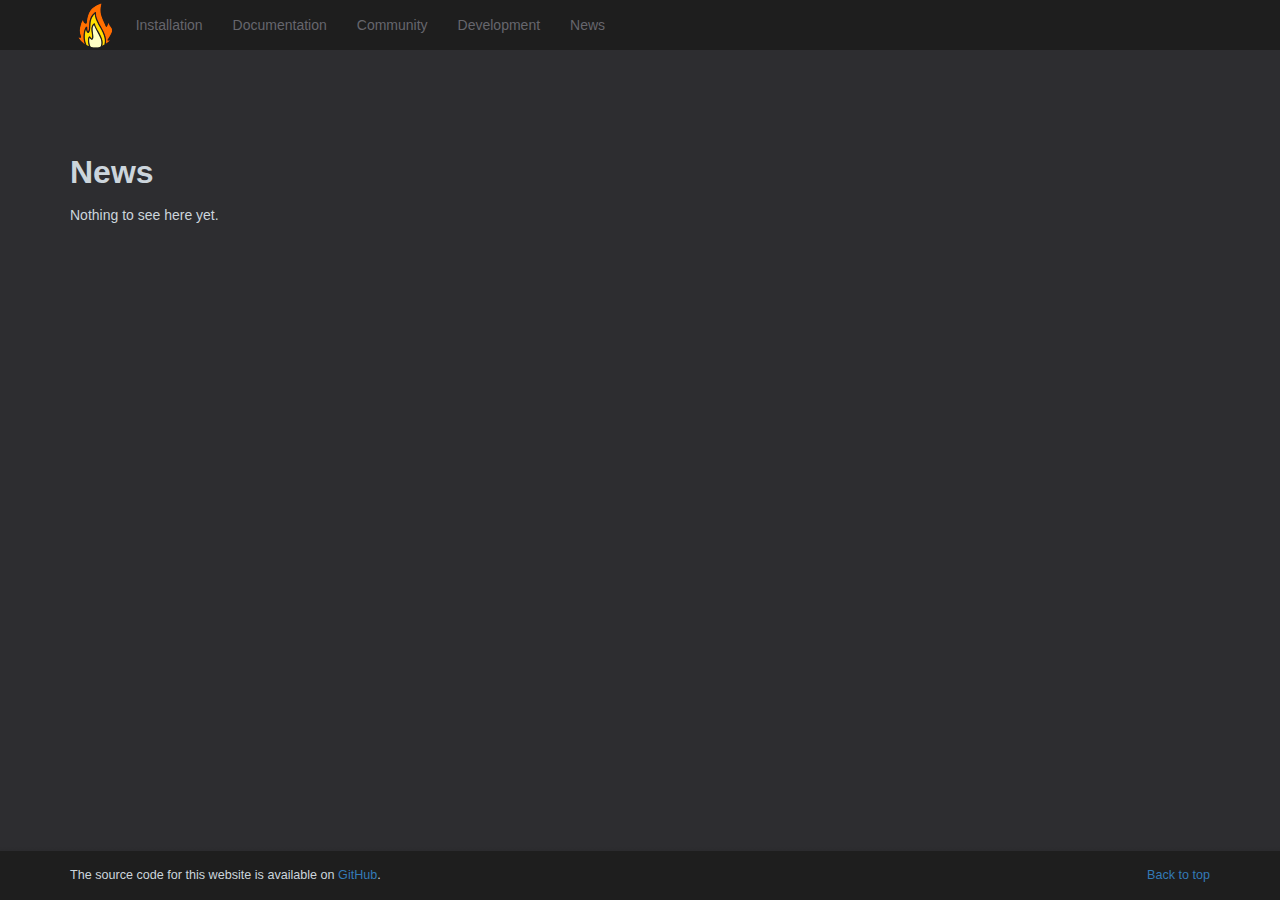
<file: news.html>
﻿<!DOCTYPE html>
<!--[if IE]><![endif]-->
<html>
  
  <head>
    <meta charset="utf-8">
    <meta http-equiv="X-UA-Compatible" content="IE=edge,chrome=1">
    <title>News | Flare Programming Language </title>
    <meta name="viewport" content="width=device-width">
    <meta name="title" content="News | Flare Programming Language ">
    <meta name="generator" content="docfx 2.56.4.0">
    
    <link rel="shortcut icon" href="images/favicon.png">
    <link rel="stylesheet" href="styles/docfx.vendor.css">
    <link rel="stylesheet" href="styles/docfx.css">
    <link rel="stylesheet" href="styles/main.css">
    <meta property="docfx:navrel" content="toc">
    <meta property="docfx:tocrel" content="toc">
    
    
    
  </head>
  <body data-spy="scroll" data-target="#affix" data-offset="120">
    <div id="wrapper">
      <header>
        
        <nav id="autocollapse" class="navbar navbar-inverse ng-scope" role="navigation">
          <div class="container">
            <div class="navbar-header">
              <button type="button" class="navbar-toggle" data-toggle="collapse" data-target="#navbar">
                <span class="sr-only">Toggle navigation</span>
                <span class="icon-bar"></span>
                <span class="icon-bar"></span>
                <span class="icon-bar"></span>
              </button>
              
              <a class="navbar-brand" href="index.html">
                <img id="logo" class="svg" src="images/logo.svg" alt="">
              </a>
            </div>
            <div class="collapse navbar-collapse" id="navbar">
              <form class="navbar-form navbar-right" role="search" id="search">
                <div class="form-group">
                  <input type="text" class="form-control" id="search-query" placeholder="Search" autocomplete="off">
                </div>
              </form>
                
                <ul class="nav level1 navbar-nav">
                      <li>
                          <a href="installation.html" title="Installation">Installation</a>
                      </li>
                      <li>
                          <a href="documentation.html" title="Documentation">Documentation</a>
                      </li>
                      <li>
                          <a href="community.html" title="Community">Community</a>
                      </li>
                      <li>
                          <a href="development.html" title="Development">Development</a>
                      </li>
                      <li>
                          <a href="news.html" title="News">News</a>
                      </li>
                </ul>    </div>
          </div>
        </nav>
      </header>
      <div role="main" class="container body-content hide-when-search">
        <div class="article row grid">
          <div class="col-md-10">
            <article class="content wrap" id="_content" data-uid="">
<h1 id="news">News</h1>

<p>Nothing to see here yet.</p>
</article>
          </div>
          
          <div class="hidden-sm col-md-2" role="complementary">
            <div class="sideaffix">
              <nav class="bs-docs-sidebar hidden-print hidden-xs hidden-sm affix" id="affix">
                <h5>In This Article</h5>
                <div></div>
              </nav>
            </div>
          </div>
        </div>
      </div>
      
      <footer>
        <div class="grad-bottom"></div>
        <div class="footer">
          <div class="container">
            <span class="pull-right">
              <a href="#top">Back to top</a>
            </span>
            The source code for this website is available on <a href="https://github.com/flare-lang/flare-lang.github.io">GitHub</a>.
            
          </div>
        </div>
      </footer>
    </div>
    
    <script type="text/javascript" src="styles/docfx.vendor.js"></script>
    <script type="text/javascript" src="styles/docfx.js"></script>
    <script type="text/javascript" src="styles/main.js"></script>
  </body>
</html>
</file>
<file: styles/docfx.css>
/* Copyright (c) Microsoft Corporation. All Rights Reserved. Licensed under the MIT License. See License.txt in the project root for license information. */
html,
body {
  font-family: 'Segoe UI', Tahoma, Helvetica, sans-serif;
  height: 100%;
}
button,
a {
  color: #337ab7;
  cursor: pointer;
}
button:hover,
button:focus,
a:hover,
a:focus {
  color: #23527c;
  text-decoration: none;
}
a.disable,
a.disable:hover {
  text-decoration: none;
  cursor: default;
  color: #000000;
}

h1, h2, h3, h4, h5, h6, .text-break {
    word-wrap: break-word;
    word-break: break-word;
}

h1 mark,
h2 mark,
h3 mark,
h4 mark,
h5 mark,
h6 mark {
  padding: 0;
}

.inheritance .level0:before,
.inheritance .level1:before,
.inheritance .level2:before,
.inheritance .level3:before,
.inheritance .level4:before,
.inheritance .level5:before {
    content: '↳';
    margin-right: 5px;
}

.inheritance .level0 {
    margin-left: 0em;
}

.inheritance .level1 {
    margin-left: 1em;
}

.inheritance .level2 {
    margin-left: 2em;
}

.inheritance .level3 {
    margin-left: 3em;
}

.inheritance .level4 {
    margin-left: 4em;
}

.inheritance .level5 {
    margin-left: 5em;
}

.level0.summary {
  margin: 2em 0 2em 0;
}

.level1.summary {
  margin: 1em 0 1em 0;
}

span.parametername,
span.paramref,
span.typeparamref {
    font-style: italic;
}
span.languagekeyword{
    font-weight: bold;
}

svg:hover path {
    fill: #ffffff;
}

.hljs {
  display: inline;
  background-color: inherit;
  padding: 0;
}
/* additional spacing fixes */
.btn + .btn {
  margin-left: 10px;
}
.btn.pull-right {
  margin-left: 10px;
  margin-top: 5px;
}
.table {
  margin-bottom: 10px;
}
table p {
  margin-bottom: 0;
}
table a {
  display: inline-block;
}

/* Make hidden attribute compatible with old browser.*/
[hidden] {
  display: none !important;
}

h1,
.h1,
h2,
.h2,
h3,
.h3 {
  margin-top: 15px;
  margin-bottom: 10px;
  font-weight: 400;
}
h4,
.h4,
h5,
.h5,
h6,
.h6 {
  margin-top: 10px;
  margin-bottom: 5px;
}
.navbar {
  margin-bottom: 0;
}
#wrapper {
  min-height: 100%;
  position: relative;
}
/* blends header footer and content together with gradient effect */
.grad-top {
  /* For Safari 5.1 to 6.0 */
  /* For Opera 11.1 to 12.0 */
  /* For Firefox 3.6 to 15 */
  background: linear-gradient(rgba(0, 0, 0, 0.05), rgba(0, 0, 0, 0));
  /* Standard syntax */
  height: 5px;
}
.grad-bottom {
  /* For Safari 5.1 to 6.0 */
  /* For Opera 11.1 to 12.0 */
  /* For Firefox 3.6 to 15 */
  background: linear-gradient(rgba(0, 0, 0, 0), rgba(0, 0, 0, 0.05));
  /* Standard syntax */
  height: 5px;
}
.divider {
  margin: 0 5px;
  color: #cccccc;
}
hr {
  border-color: #cccccc;
}
header {
  position: fixed;
  top: 0;
  left: 0;
  right: 0;
  z-index: 1000;
}
header .navbar {
  border-width: 0 0 1px;
  border-radius: 0;
}
.navbar-brand {
  font-size: inherit;
  padding: 0;
}
.navbar-collapse {
  margin: 0 -15px;
}
.subnav {
  min-height: 40px;
}

.inheritance h5, .inheritedMembers h5{
  padding-bottom: 5px;
  border-bottom: 1px solid #ccc;
}

article h1, article h2, article h3, article h4{
  margin-top: 25px;
}

article h4{
  border: 0;
  font-weight: bold;
  margin-top: 2em;
}

article span.small.pull-right{
  margin-top: 20px;
}

article section {
  margin-left: 1em;
}

/*.expand-all {
  padding: 10px 0;
}*/
.breadcrumb {
  margin: 0;
  padding: 10px 0;
  background-color: inherit;
  white-space: nowrap;
}
.breadcrumb > li + li:before {
  content: "\00a0/";
}
#autocollapse.collapsed .navbar-header {
  float: none;
}
#autocollapse.collapsed .navbar-toggle {
  display: block;
}
#autocollapse.collapsed .navbar-collapse {
  border-top: 1px solid transparent;
  box-shadow: inset 0 1px 0 rgba(255, 255, 255, 0.1);
}
#autocollapse.collapsed .navbar-collapse.collapse {
  display: none !important;
}
#autocollapse.collapsed .navbar-nav {
  float: none !important;
  margin: 7.5px -15px;
}
#autocollapse.collapsed .navbar-nav > li {
  float: none;
}
#autocollapse.collapsed .navbar-nav > li > a {
  padding-top: 10px;
  padding-bottom: 10px;
}
#autocollapse.collapsed .collapse.in,
#autocollapse.collapsed .collapsing {
  display: block !important;
}
#autocollapse.collapsed .collapse.in .navbar-right,
#autocollapse.collapsed .collapsing .navbar-right {
  float: none !important;
}
#autocollapse .form-group {
  width: 100%;
}
#autocollapse .form-control {
  width: 100%;
}
#autocollapse .navbar-header {
  margin-left: 0;
  margin-right: 0;
}
#autocollapse .navbar-brand {
  margin-left: 0;
}
.collapse.in,
.collapsing {
  text-align: center;
}
.collapsing .navbar-form {
  margin: 0 auto;
  max-width: 400px;
  padding: 10px 15px;
  box-shadow: inset 0 1px 0 rgba(255, 255, 255, 0.1), 0 1px 0 rgba(255, 255, 255, 0.1);
}
.collapsed .collapse.in .navbar-form {
  margin: 0 auto;
  max-width: 400px;
  padding: 10px 15px;
  box-shadow: inset 0 1px 0 rgba(255, 255, 255, 0.1), 0 1px 0 rgba(255, 255, 255, 0.1);
}
.navbar .navbar-nav {
  display: inline-block;
}
.docs-search {
  background: white;
  vertical-align: middle;
}
.docs-search > .search-query {
  font-size: 14px;
  border: 0;
  width: 120%;
  color: #555;
}
.docs-search > .search-query:focus {
  outline: 0;
}
.search-results-frame {
  clear: both;
  display: table;
  width: 100%;
}
.search-results.ng-hide {
  display: none;
}
.search-results-container {
  padding-bottom: 1em;
  border-top: 1px solid #111;
  background: rgba(25, 25, 25, 0.5);
}
.search-results-container .search-results-group {
  padding-top: 50px !important;
  padding: 10px;
}
.search-results-group-heading {
  font-family: "Open Sans";
  padding-left: 10px;
  color: white;
}
.search-close {
  position: absolute;
  left: 50%;
  margin-left: -100px;
  color: white;
  text-align: center;
  padding: 5px;
  background: #333;
  border-top-right-radius: 5px;
  border-top-left-radius: 5px;
  width: 200px;
  box-shadow: 0 0 10px #111;
}
#search {
  display: none;
}

/* Search results display*/
#search-results {
  max-width: 960px !important;
  margin-top: 120px;
  margin-bottom: 115px;
  margin-left: auto;
  margin-right: auto;
  line-height: 1.8;
  display: none;
}

#search-results>.search-list {
  text-align: center;
  font-size: 2.5rem;
  margin-bottom: 50px;
}

#search-results p {
  text-align: center;
}

#search-results p .index-loading {
  animation: index-loading 1.5s infinite linear;
  -webkit-animation: index-loading 1.5s infinite linear;
  -o-animation: index-loading 1.5s infinite linear;
  font-size: 2.5rem;
}

@keyframes index-loading {
    from { transform: scale(1) rotate(0deg);}
    to { transform: scale(1) rotate(360deg);}
}

@-webkit-keyframes index-loading {
    from { -webkit-transform: rotate(0deg);}
    to { -webkit-transform: rotate(360deg);}
}

@-o-keyframes index-loading {
    from { -o-transform: rotate(0deg);}
    to { -o-transform: rotate(360deg);}
}

#search-results .sr-items {
  font-size: 24px;
}

.sr-item {
  margin-bottom: 25px;
}

.sr-item>.item-href {
  font-size: 14px;
  color: #093;
}

.sr-item>.item-brief {
  font-size: 13px;
}

.pagination>li>a {
  color: #47A7A0
}

.pagination>.active>a {
  background-color: #47A7A0;
  border-color: #47A7A0;
}

.fixed_header {
  position: fixed;
  width: 100%;
  padding-bottom: 10px;
  padding-top: 10px;
  margin: 0px;
  top: 0;
  z-index: 9999;
  left: 0;
}

.fixed_header+.toc{
  margin-top: 50px;
  margin-left: 0;
}

.sidenav, .fixed_header, .toc  {
  background-color: #f1f1f1;
}

.sidetoc {
  position: fixed;
  width: 260px;
  top: 150px;
  bottom: 0;
  overflow-x: hidden;
  overflow-y: auto;
  background-color: #f1f1f1;
  border-left: 1px solid #e7e7e7;
  border-right: 1px solid #e7e7e7;
  z-index: 1;
}

.sidetoc.shiftup {
  bottom: 70px;
}

body .toc{
  background-color: #f1f1f1;
  overflow-x: hidden;
}

.sidetoggle.ng-hide {
  display: block !important;
}
.sidetoc-expand > .caret {
  margin-left: 0px;
  margin-top: -2px;
}
.sidetoc-expand > .caret-side {
  border-left: 4px solid;
  border-top: 4px solid transparent;
  border-bottom: 4px solid transparent;
  margin-left: 4px;
  margin-top: -4px;
}
.sidetoc-heading {
  font-weight: 500;
}

.toc {
  margin: 0px 0 0 10px;
  padding: 0 10px;
}
.expand-stub {
  position: absolute;
  left: -10px;
}
.toc .nav > li > a.sidetoc-expand {
  position: absolute;
  top: 0;
  left: 0;
}
.toc .nav > li > a {
  color: #666666;
  margin-left: 5px;
  display: block;
  padding: 0;
}
.toc .nav > li > a:hover,
.toc .nav > li > a:focus {
  color: #000000;
  background: none;
  text-decoration: inherit;
}
.toc .nav > li.active > a {
  color: #337ab7;
}
.toc .nav > li.active > a:hover,
.toc .nav > li.active > a:focus {
  color: #23527c;
}

.toc .nav > li> .expand-stub {
  cursor: pointer;
}

.toc .nav > li.active > .expand-stub::before,
.toc .nav > li.in > .expand-stub::before,
.toc .nav > li.in.active > .expand-stub::before,
.toc .nav > li.filtered > .expand-stub::before {
    content: "-";
}

.toc .nav > li > .expand-stub::before,
.toc .nav > li.active > .expand-stub::before {
    content: "+";
}

.toc .nav > li.filtered > ul,
.toc .nav > li.in > ul {
  display: block;
}

.toc .nav > li > ul {
  display: none;
}

.toc ul{
  font-size: 12px;
  margin: 0 0 0 3px;
}

.toc .level1 > li {
  font-weight: bold;
  margin-top: 10px;
  position: relative;
  font-size: 16px;
}
.toc .level2 {
  font-weight: normal;
  margin: 5px 0 0 15px;
  font-size: 14px;
}
.toc-toggle {
  display: none;
  margin: 0 15px 0px 15px;
}
.sidefilter {
  position: fixed;
  top: 90px;
  width: 260px;
  background-color: #f1f1f1;
  padding: 15px;
  border-left: 1px solid #e7e7e7;
  border-right: 1px solid #e7e7e7;
  z-index: 1;
}
.toc-filter {
  border-radius: 5px;
  background: #fff;
  color: #666666;
  padding: 5px;
  position: relative;
  margin: 0 5px 0 5px;
}
.toc-filter > input {
  border: 0;
  color: #666666;
  padding-left: 20px;
  padding-right: 20px;
  width: 100%;
}
.toc-filter > input:focus {
  outline: 0;
}
.toc-filter > .filter-icon {
  position: absolute;
  top: 10px;
  left: 5px;
}
.toc-filter > .clear-icon {
  position: absolute;
  top: 10px;
  right: 5px;
}
.article {
  margin-top: 120px;
  margin-bottom: 115px;
}

#_content>a{
  margin-top: 105px;
}

.article.grid-right {
  margin-left: 280px;
}

.inheritance hr {
  margin-top: 5px;
  margin-bottom: 5px;
}
.article img {
  max-width: 100%;
}
.sideaffix {
  margin-top: 50px;
  font-size: 12px;
  max-height: 100%;
  overflow: hidden;
  top: 100px;
  bottom: 10px;
  position: fixed;
}
.sideaffix.shiftup {
  bottom: 70px;
}
.affix {
  position: relative;
  height: 100%;
}
.sideaffix > div.contribution {
  margin-bottom: 20px;
}
.sideaffix > div.contribution > ul > li > a.contribution-link {
  padding: 6px 10px;
  font-weight: bold;
  font-size: 14px;
}
.sideaffix > div.contribution > ul > li > a.contribution-link:hover {
  background-color: #ffffff;
}
.sideaffix ul.nav > li > a:focus {
  background: none;
}
.affix h5 {
  font-weight: bold;
  text-transform: uppercase;
  padding-left: 10px;
  font-size: 12px;
}
.affix > ul.level1 {
  overflow: hidden;
  padding-bottom: 10px;
  height: calc(100% - 100px);
}
.affix ul > li > a:before {
  color: #cccccc;
  position: absolute;
}
.affix ul > li > a:hover {
  background: none;
  color: #666666;
}
.affix ul > li.active > a,
.affix ul > li.active > a:before {
  color: #337ab7;
}
.affix ul > li > a {
  padding: 5px 12px;
  color: #666666;
}
.affix > ul > li.active:last-child {
  margin-bottom: 50px;
}
.affix > ul > li > a:before {
  content: "|";
  font-size: 16px;
  top: 1px;
  left: 0;
}
.affix > ul > li.active > a,
.affix > ul > li.active > a:before {
  color: #337ab7;
  font-weight: bold;
}
.affix ul ul > li > a {
  padding: 2px 15px;
}
.affix ul ul > li > a:before {
  content: ">";
  font-size: 14px;
  top: -1px;
  left: 5px;
}
.affix ul > li > a:before,
.affix ul ul {
  display: none;
}
.affix ul > li.active > ul,
.affix ul > li.active > a:before,
.affix ul > li > a:hover:before {
  display: block;
  white-space: nowrap;
}
.codewrapper {
  position: relative;
}
.trydiv {
  height: 0px;
}
.tryspan {
  position: absolute;
  top: 0px;
  right: 0px;
  border-style: solid;
  border-radius: 0px 4px;
  box-sizing: border-box;
  border-width: 1px;
  border-color: #cccccc;
  text-align: center;
  padding: 2px 8px;
  background-color: white;
  font-size: 12px;
  cursor: pointer;
  z-index: 100;
  display: none;
  color: #767676;
}
.tryspan:hover {
  background-color: #3b8bd0;
  color: white;
  border-color: #3b8bd0;
}
.codewrapper:hover .tryspan {
  display: block;
}
.sample-response .response-content{
  max-height: 200px;
}
footer {
  position: absolute;
  left: 0;
  right: 0;
  bottom: 0;
  z-index: 1000;
}
.footer {
  border-top: 1px solid #e7e7e7;
  background-color: #f8f8f8;
  padding: 15px 0;
}
@media (min-width: 768px) {
  #sidetoggle.collapse {
    display: block;
  }
  .topnav .navbar-nav {
    float: none;
    white-space: nowrap;
  }
  .topnav .navbar-nav > li {
    float: none;
    display: inline-block;
  }
}
@media only screen and (max-width: 768px) {
  #mobile-indicator {
    display: block;
  }
  /* TOC display for responsive */
  .article {
    margin-top: 30px !important;
  }
  header {
    position: static;
  }
  .topnav {
    text-align: center;
  }
  .sidenav {
    padding: 15px 0;
    margin-left: -15px;
    margin-right: -15px;
  }
  .sidefilter {
    position: static;
    width: auto;
    float: none;
    border: none;
  }
  .sidetoc {
    position: static;
    width: auto;
    float: none;
    padding-bottom: 0px;
    border: none;
  }
  .toc .nav > li, .toc .nav > li >a {
    display: inline-block;
  }
  .toc li:after {
    margin-left: -3px;
    margin-right: 5px;
    content: ", ";
    color: #666666;
  }
  .toc .level1 > li {
    display: block;
  }
  
  .toc .level1 > li:after {
    display: none;
  }
  .article.grid-right {
    margin-left: 0;
  }
  .grad-top,
  .grad-bottom {
    display: none;
  }
  .toc-toggle {
    display: block;
  }
  .sidetoggle.ng-hide {
    display: none !important;
  }
  /*.expand-all {
    display: none;
  }*/
  .sideaffix {
    display: none;
  }
  .mobile-hide {
    display: none;
  }
  .breadcrumb {
    white-space: inherit;
  }

  /* workaround for #hashtag url is no longer needed*/
  h1:before,
  h2:before,
  h3:before,
  h4:before {
      content: '';
      display: none;
  }
}

/* For toc iframe */
@media (max-width: 260px) {
  .toc .level2 > li {
    display: block;
  }

  .toc .level2 > li:after {
    display: none;
  }
}

/* Code snippet */
code {
  color: #717374;
  background-color: #f1f2f3;
}

a code {
  color: #337ab7;
  background-color: #f1f2f3;
}

a code:hover {
  text-decoration: underline;
}

.hljs-keyword {
  color: rgb(86,156,214);
}

.hljs-string {
  color: rgb(214, 157, 133);
}

pre {
  border: 0;
}

/* For code snippet line highlight */
pre > code .line-highlight {
  background-color: #ffffcc;
}

/* Alerts */
.alert h5 {
    text-transform: uppercase;
    font-weight: bold;
    margin-top: 0;
}

.alert h5:before {
    position:relative;
    top:1px;
    display:inline-block;
    font-family:'Glyphicons Halflings';
    line-height:1;
    -webkit-font-smoothing:antialiased;
    -moz-osx-font-smoothing:grayscale;
    margin-right: 5px;
    font-weight: normal;
}

.alert-info h5:before {
    content:"\e086"
}

.alert-warning h5:before {
    content:"\e127"
}

.alert-danger h5:before {
    content:"\e107"
}

/* For Embedded Video */
div.embeddedvideo {
    padding-top: 56.25%;
    position: relative;
    width: 100%;
}

div.embeddedvideo iframe {
    position: absolute;
    top: 0;
    left: 0;
    right: 0;
    bottom: 0;
    width: 100%;
    height: 100%;
}

/* For printer */
@media print{
  .article.grid-right {
    margin-top: 0px;
    margin-left: 0px;
  }
  .sideaffix {
    display: none;
  }
  .mobile-hide {
    display: none;
  }
  .footer {
    display: none;
  }
}

/* For tabbed content */

.tabGroup {
  margin-top: 1rem; }
  .tabGroup ul[role="tablist"] {
    margin: 0;
    padding: 0;
    list-style: none; }
    .tabGroup ul[role="tablist"] > li {
      list-style: none;
      display: inline-block; }
  .tabGroup a[role="tab"] {
    color: #6e6e6e;
    box-sizing: border-box;
    display: inline-block;
    padding: 5px 7.5px;
    text-decoration: none;
    border-bottom: 2px solid #fff; }
    .tabGroup a[role="tab"]:hover, .tabGroup a[role="tab"]:focus, .tabGroup a[role="tab"][aria-selected="true"] {
      border-bottom: 2px solid #0050C5; }
    .tabGroup a[role="tab"][aria-selected="true"] {
      color: #222; }
    .tabGroup a[role="tab"]:hover, .tabGroup a[role="tab"]:focus {
      color: #0050C5; }
    .tabGroup a[role="tab"]:focus {
      outline: 1px solid #0050C5;
      outline-offset: -1px; }
  @media (min-width: 768px) {
    .tabGroup a[role="tab"] {
      padding: 5px 15px; } }
  .tabGroup section[role="tabpanel"] {
    border: 1px solid #e0e0e0;
    padding: 15px;
    margin: 0;
    overflow: hidden; }
    .tabGroup section[role="tabpanel"] > .codeHeader,
    .tabGroup section[role="tabpanel"] > pre {
      margin-left: -16px;
      margin-right: -16px; }
    .tabGroup section[role="tabpanel"] > :first-child {
      margin-top: 0; }
    .tabGroup section[role="tabpanel"] > pre:last-child {
      display: block;
      margin-bottom: -16px; }

.mainContainer[dir='rtl'] main ul[role="tablist"] {
  margin: 0; }

/* Color theme */

/* These are not important, tune down **/
.decalaration, .fieldValue, .parameters, .returns {
  color: #a2a2a2;
}

/* Major sections, increase visibility **/
#fields, #properties, #methods, #events {
    font-weight: bold;
    margin-top: 2em;
}
</file>
<file: styles/main.css>
body {
    color: #ccd5dc;
    font-family: "Open Sans",sans-serif;
    line-height: 1.5;
    font-size: 14px;
    -ms-text-size-adjust: 100%;
    -webkit-text-size-adjust: 100%;
    word-wrap: break-word;
    background-color: #2d2d30;
}

h1 {
    font-weight: 600;
    font-size: 32px;
}

h2 {
    font-weight: 600;
    font-size: 24px;
    line-height: 1.8;
}

h3 {
    font-weight: 600;
    font-size: 20px;
    line-height: 1.8;
}

h5 {
    font-size: 14px;
    padding: 10px 0px;
}

article h1,
article h2,
article h3,
article h4 {
    margin-top: 35px;
    margin-bottom: 15px;
}

article h4 {
    padding-bottom: 8px;
    border-bottom: 2px solid #ddd;
}

.navbar-brand>img {
    color: #2d2d30;
}

.navbar {
    border: none;
}

.subnav {
    border-top: 1px solid #ddd;
    background-color: #333337;
}

.navbar-inverse {
    background-color: #1e1e1e;
    z-index: 100;
}

.navbar-inverse .navbar-nav>li>a,
.navbar-inverse .navbar-text {
    color: #66666d;
    background-color: #1e1e1e;
    border-bottom: 3px solid transparent;
    padding-bottom: 12px;
}

.navbar-inverse .navbar-nav>li>a:focus,
.navbar-inverse .navbar-nav>li>a:hover {
    color: #c5c5de;
    background-color: #1e1e1e;
    border-bottom: 3px solid #333337;
    transition: all ease 0.25s;
}

.navbar-inverse .navbar-nav>.active>a,
.navbar-inverse .navbar-nav>.active>a:focus,
.navbar-inverse .navbar-nav>.active>a:hover {
    color: #c5c5de;
    background-color: #1e1e1e;
    border-bottom: 3px solid #c5c5de;
    transition: all ease 0.25s;
}

.navbar-form .form-control {
    border: none;
    border-radius: 0;
}

.toc .level1>li {
    font-weight: 400;
}

.toc .nav>li>a {
    color: #ccd5dc;
}

.sidefilter {
    background-color: #2d2d30;
    border-left: none;
    border-right: none;
}

.sidefilter {
    background-color: #2d2d30;
    border-left: none;
    border-right: none;
}

.toc-filter {
    padding: 10px;
    margin: 0;
    background-color: #2d2d30;
}

.toc-filter>input {
    border: none;
    border-radius: unset;
    background-color: #333337;
    padding: 5px 0 5px 20px;
    font-size: 90%
}

.toc-filter>input:focus {
    color: #ccd5dc;
    transition: all ease 0.25s;
}

.toc-filter>.filter-icon {
    display: none;
}

.sidetoc>.toc {
    background-color: #2d2d30;
    overflow-x: hidden;
}

.sidetoc {
    background-color: #2d2d30;
    border: none;
}

.alert {
    background-color: inherit;
    border: none;
    padding: 10px 0;
    border-radius: 0;
}

.alert>p {
    margin-bottom: 0;
    padding: 5px 10px;
    border-bottom: 1px solid;
    background-color: #212123;
}

.alert>h5 {
    padding: 10px 15px;
    margin-top: 0;
    margin-bottom: 0;
    text-transform: uppercase;
    font-weight: bold;
    border-top: 2px solid;
    background-color: #212123;
    border-radius: none;
}

.alert>ul {
    margin-bottom: 0;
    padding: 5px 40px;
}

.alert-info{
    color: #1976d2;
}

.alert-warning{
    color: #f57f17;
}

.alert-danger{
    color: #d32f2f;
}

pre {
    padding: 9.5px;
    margin: 0 0 10px;
    font-size: 13px;
    word-break: break-all;
    word-wrap: break-word;
    background-color: #1e1e1e;;
    border-radius: 0;
    border: none;
}

code{
    background: #1e1e1e !important;
    border-radius: 2px;
}

.hljs{
    color: #bbb;
}

.toc .nav > li.active > .expand-stub::before, .toc .nav > li.in > .expand-stub::before, .toc .nav > li.in.active > .expand-stub::before, .toc .nav > li.filtered > .expand-stub::before {
    content: "▾";
}

.toc .nav > li > .expand-stub::before, .toc .nav > li.active > .expand-stub::before {
    content: "▸";
}

.affix ul ul > li > a:before {
    content: "|";
}

.breadcrumb .label.label-primary {
    background: #444;
    border-radius: 0;
    font-weight: normal;
    font-size: 100%;
}

#breadcrumb .breadcrumb>li a {
    border-radius: 0;
    font-weight: normal;
    font-size: 85%;
    display: inline;
    padding: 0 .6em 0;
    line-height: 1;
    text-align: center;
    white-space: nowrap;
    vertical-align: baseline;
    color: #999;
}
#breadcrumb .breadcrumb>li a:hover{
    color: #c5c5de;
    transition: all ease 0.25s;
}

.breadcrumb > li + li:before {
    content: "⯈";
    font-size: 75%;
    color: #1e1e1e;
    padding: 0;
}

.toc .level1>li {
    font-weight: 600;
    font-size: 130%;
    padding-left: 5px;
}

.footer {
    border-top: none;
    background-color: #1e1e1e;
    padding: 15px 0;
    font-size: 90%;
}

.toc .nav > li > a:hover, .toc .nav > li > a:focus {
    color: #fff;
    transition: all ease 0.1s;
}

.form-control {
    background-color: #333337;
    border: none;
    border-radius: 0;
    -webkit-box-shadow: none;
    box-shadow: none;
}

.form-control:focus {
    border-color: #66afe9;
    outline: 0;
    -webkit-box-shadow: none;
    box-shadow: none;
}

input#search-query:focus {
    color: #c5c5de;
}

.table-bordered, .table-bordered>tbody>tr>td, .table-bordered>tbody>tr>th, .table-bordered>tfoot>tr>td, .table-bordered>tfoot>tr>th, .table-bordered>thead>tr>td, .table-bordered>thead>tr>th {
    border: 1px solid #1E1E1E;
}

.table-striped>tbody>tr:nth-of-type(odd) {
    background-color: #212123;
}

blockquote {
    padding: 10px 20px;
    margin: 0 0 10px;
    font-size: 110%;
    border-left: 5px solid #69696e;
    color: #69696e;
}

.pagination>.disabled>a, .pagination>.disabled>a:focus, .pagination>.disabled>a:hover, .pagination>.disabled>span, .pagination>.disabled>span:focus, .pagination>.disabled>span:hover {
    background-color: #333337;
    border-color: #333337;
}

.breadcrumb>li, .pagination {
    display: inline;
}

@media (min-width: 1600px){
    .container {
        width: 100%;
    }
    .sidefilter {
        width: 18%;
    }
    .sidetoc{
        width: 18%;
    }
    .article.grid-right {
        margin-left: 19%;
    }
    .sideaffix {
        width: 11.5%;
    }
    
    .affix ul > li.active > a{
        white-space: initial;
    }
    .affix ul > li > a{
        width: 99%;
        overflow: hidden;
        white-space: nowrap;
        text-overflow: ellipsis;
    }
}
</file>
